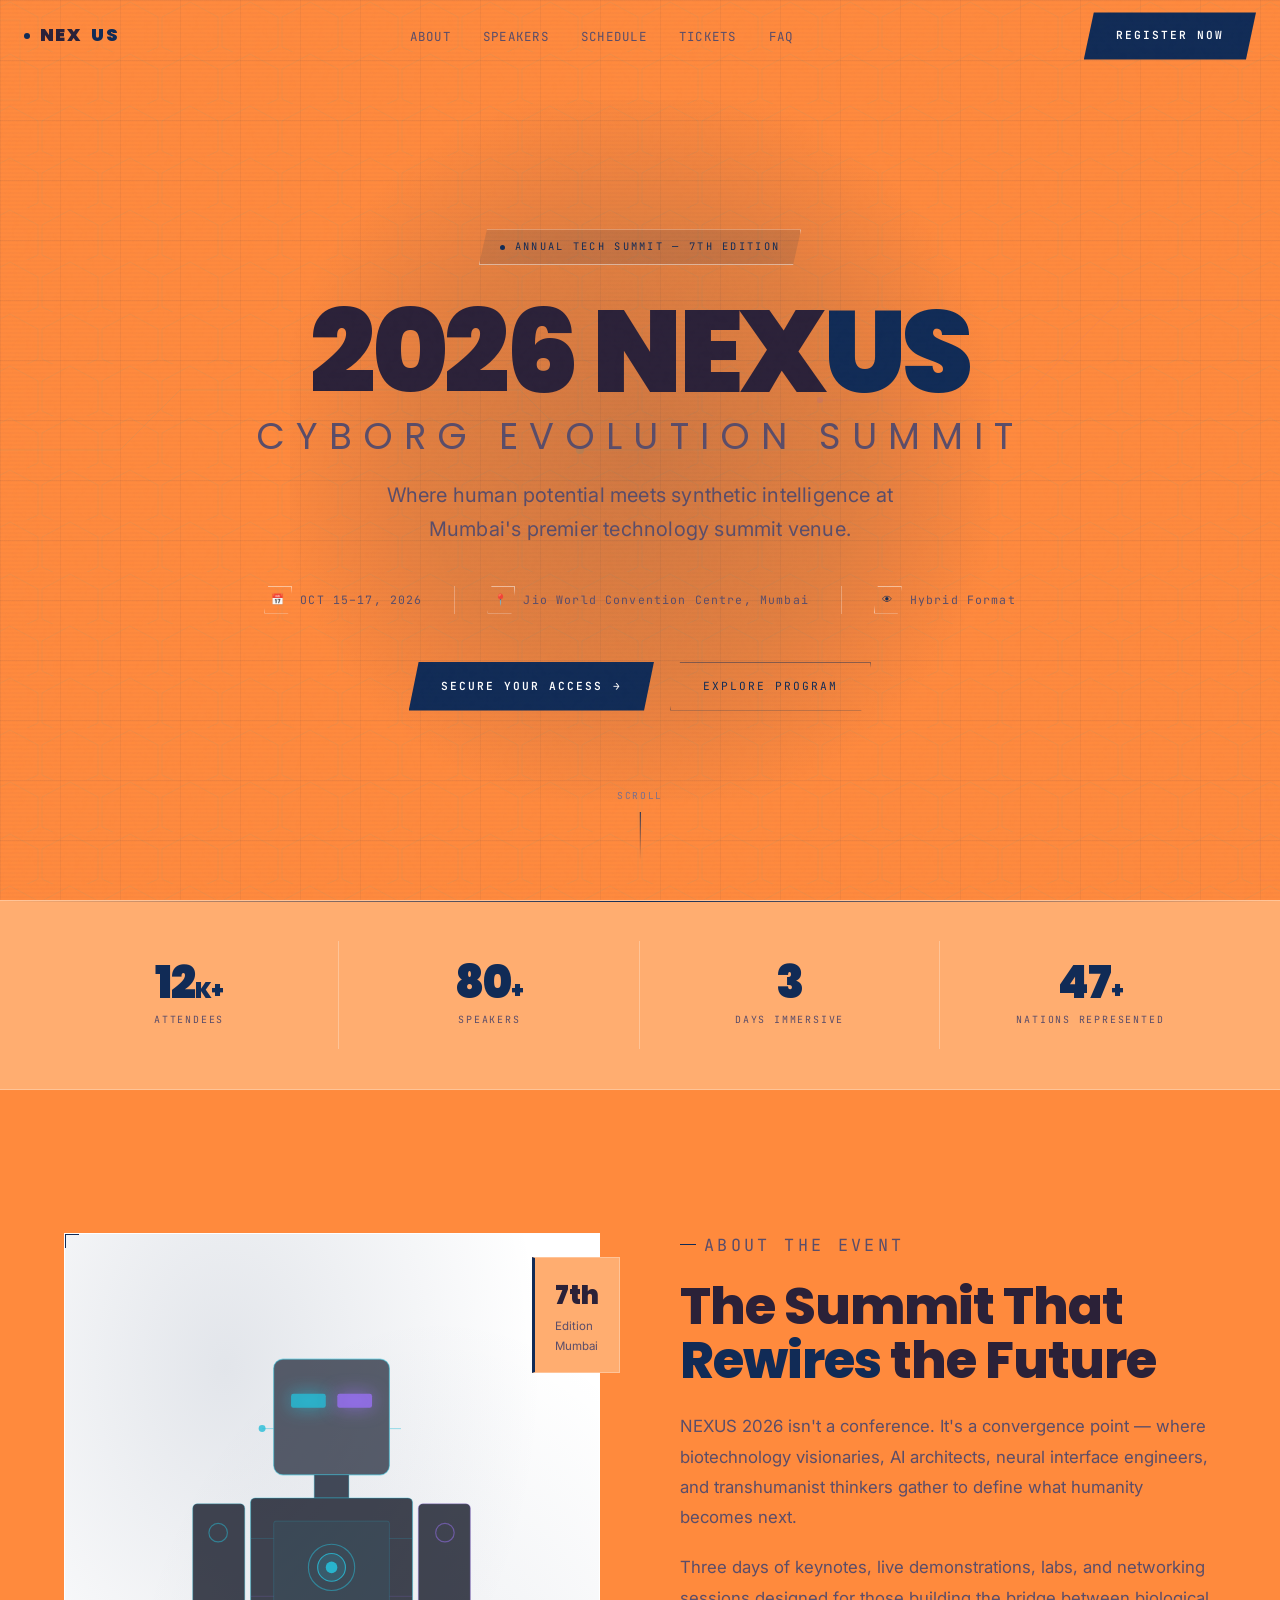
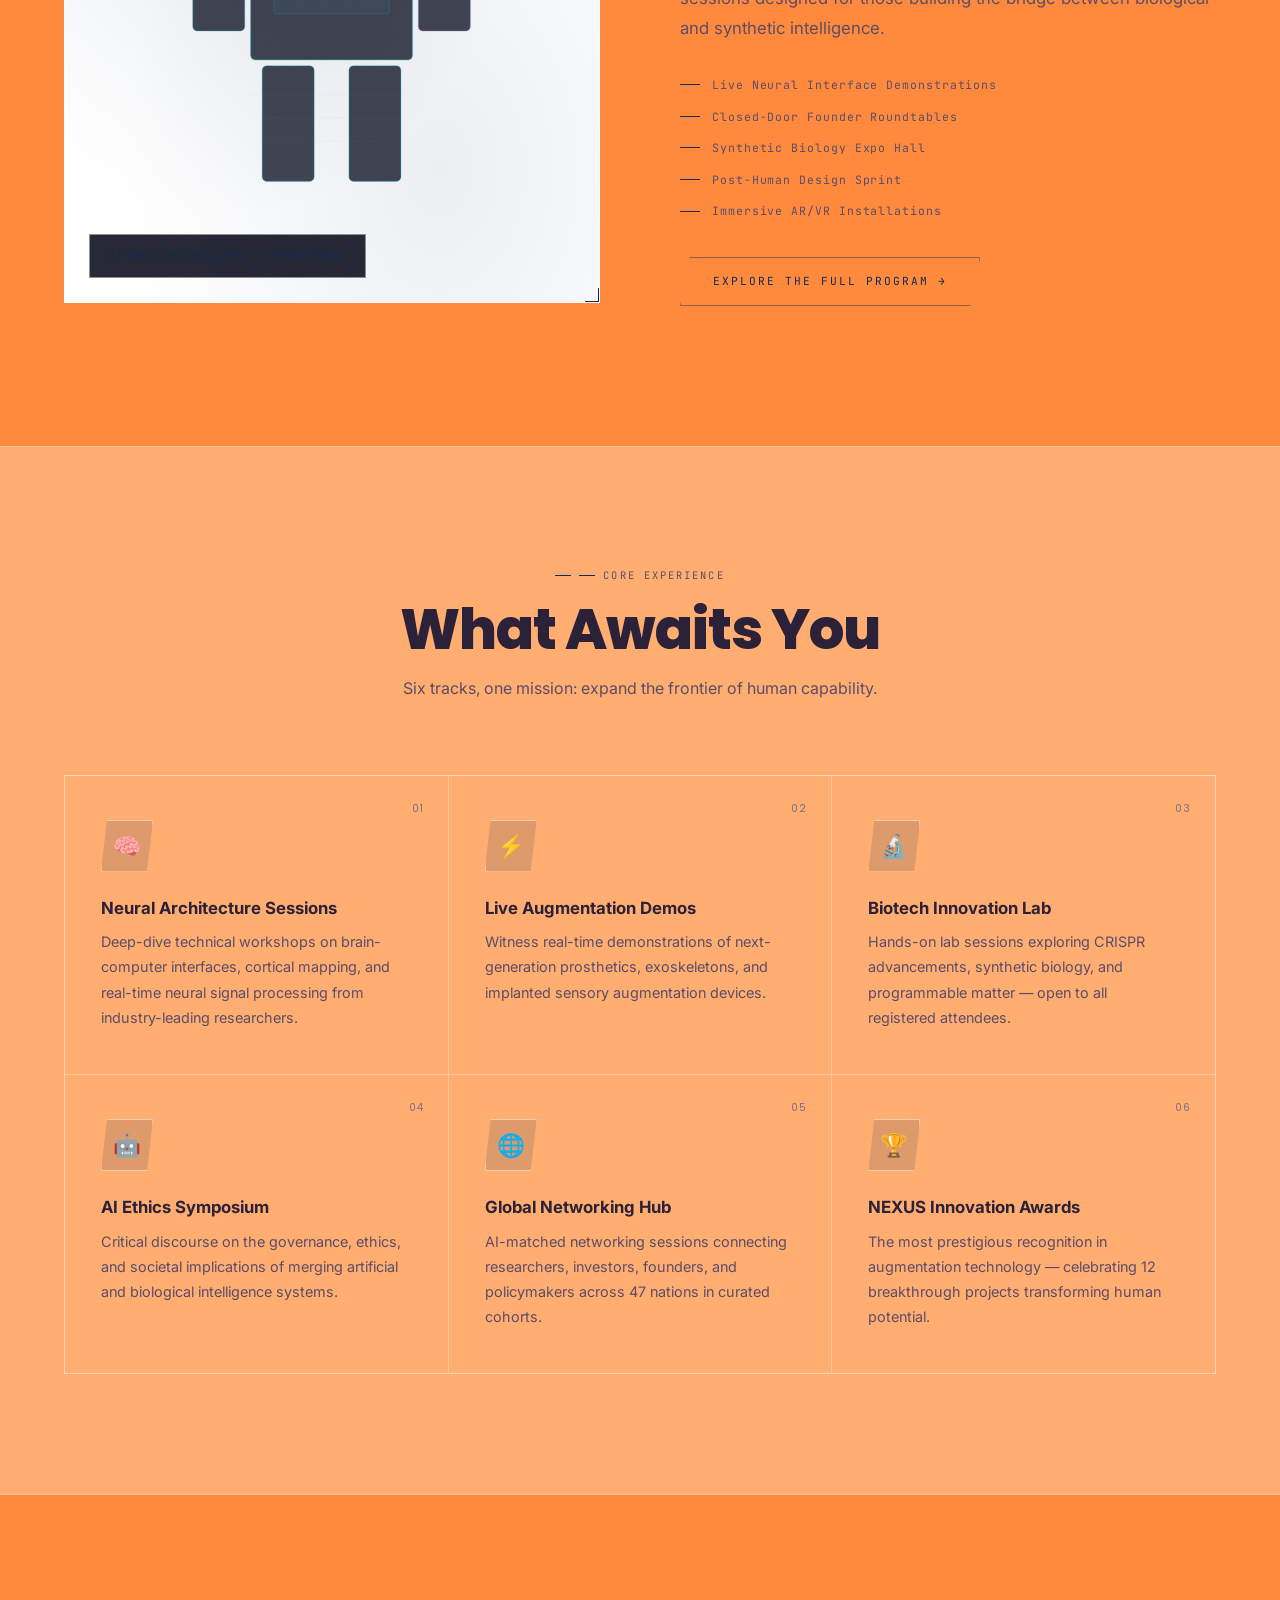
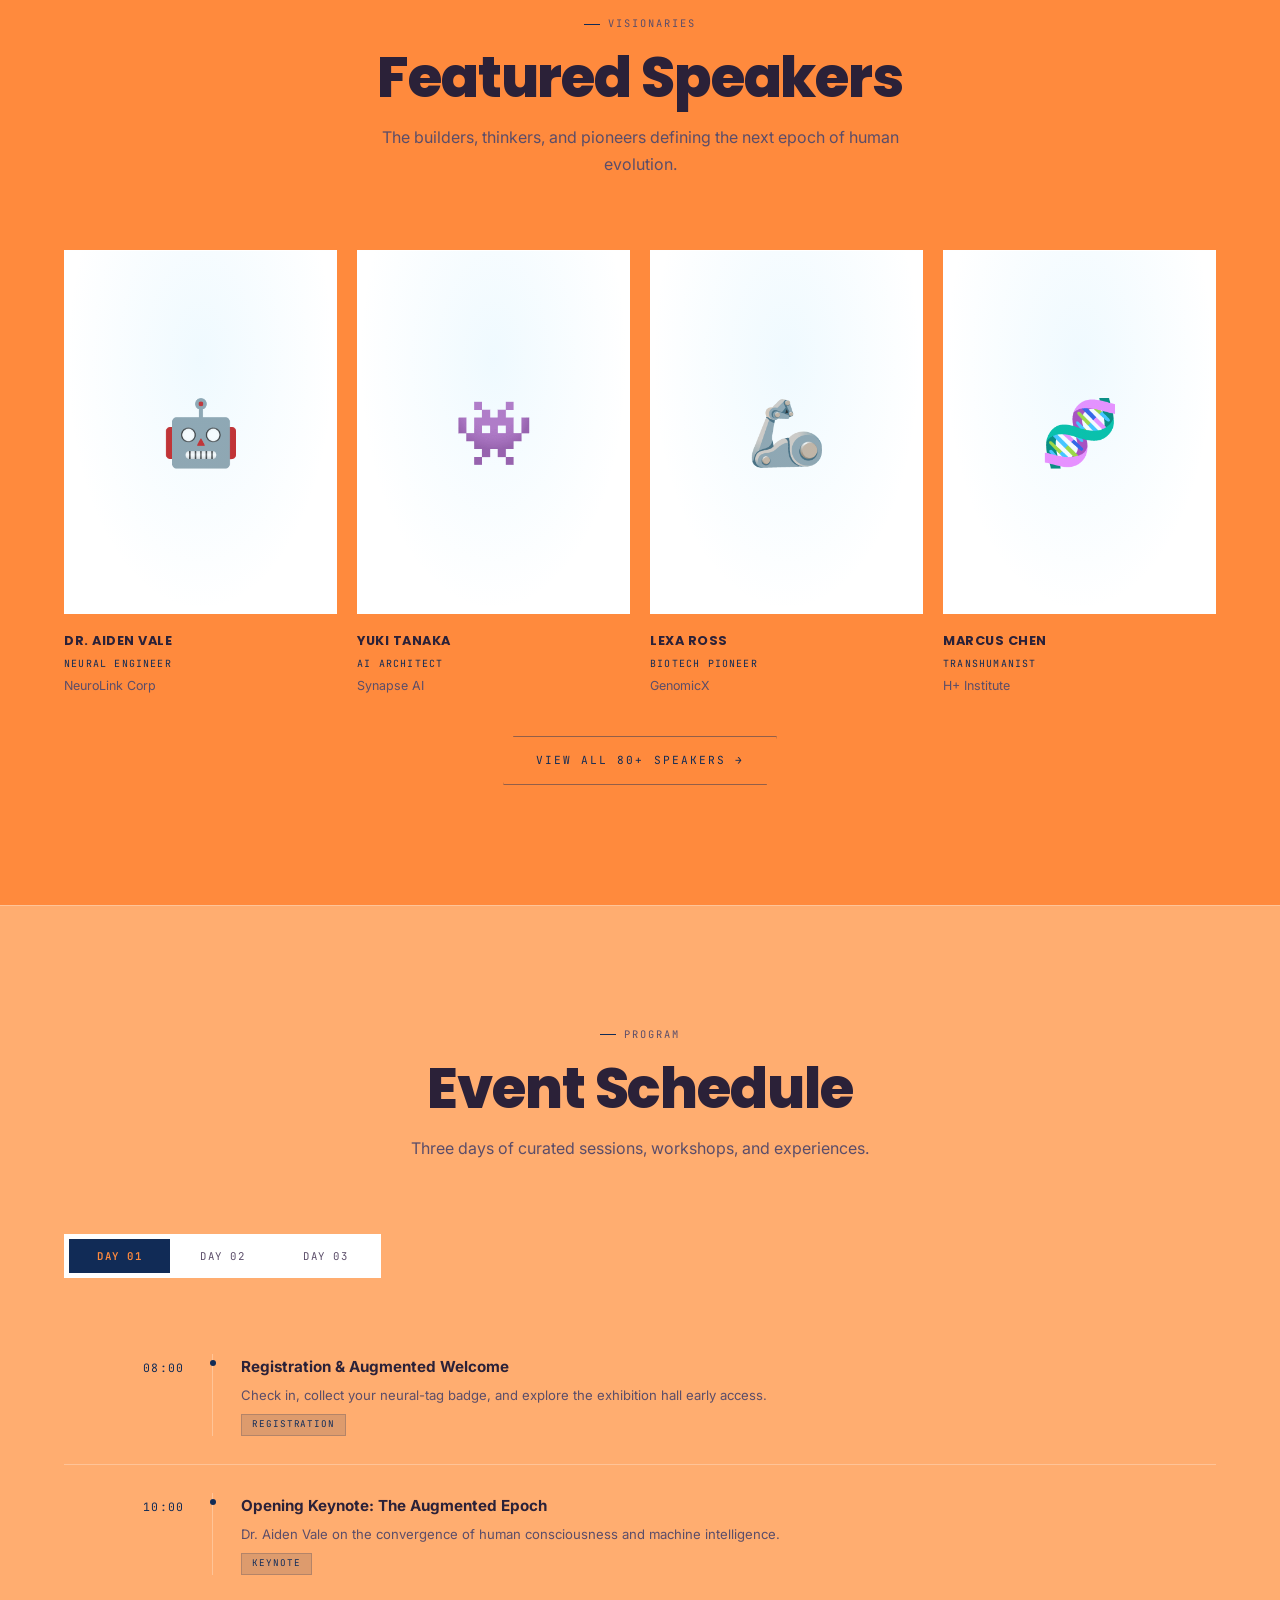
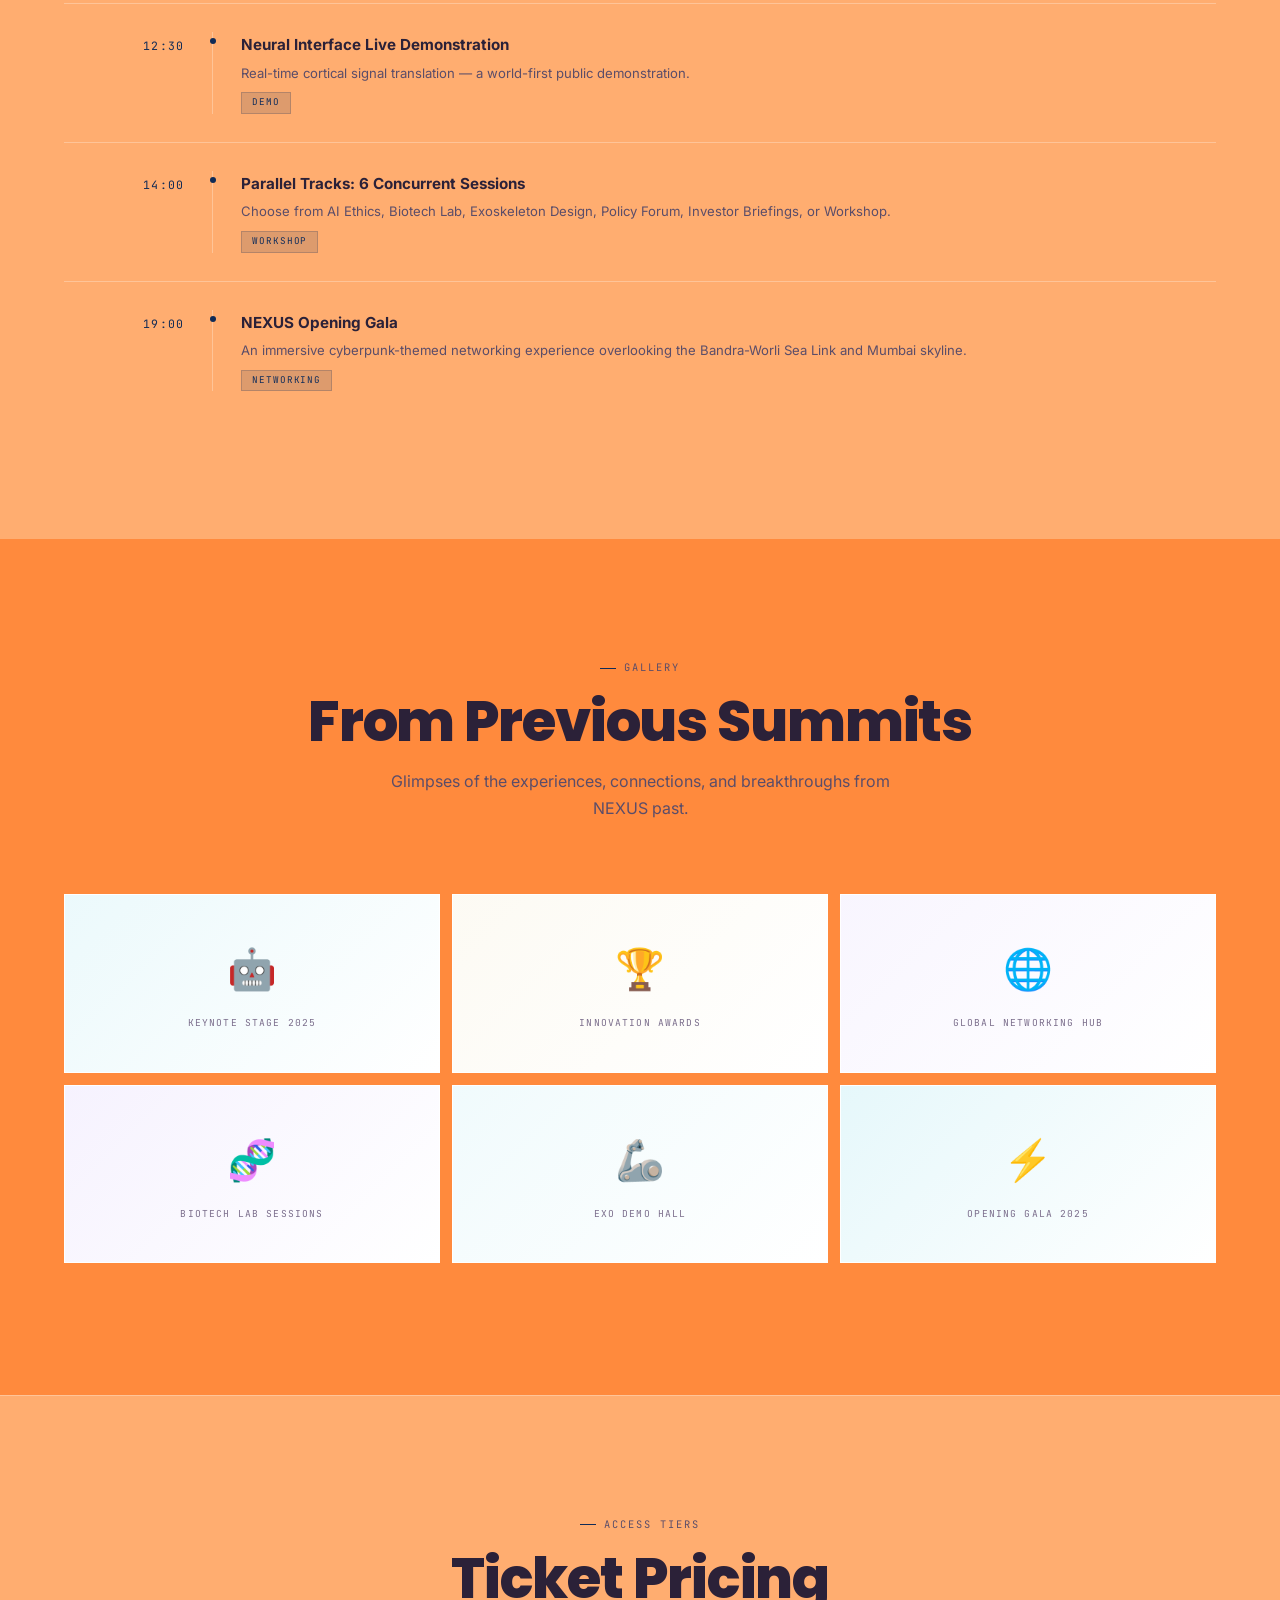
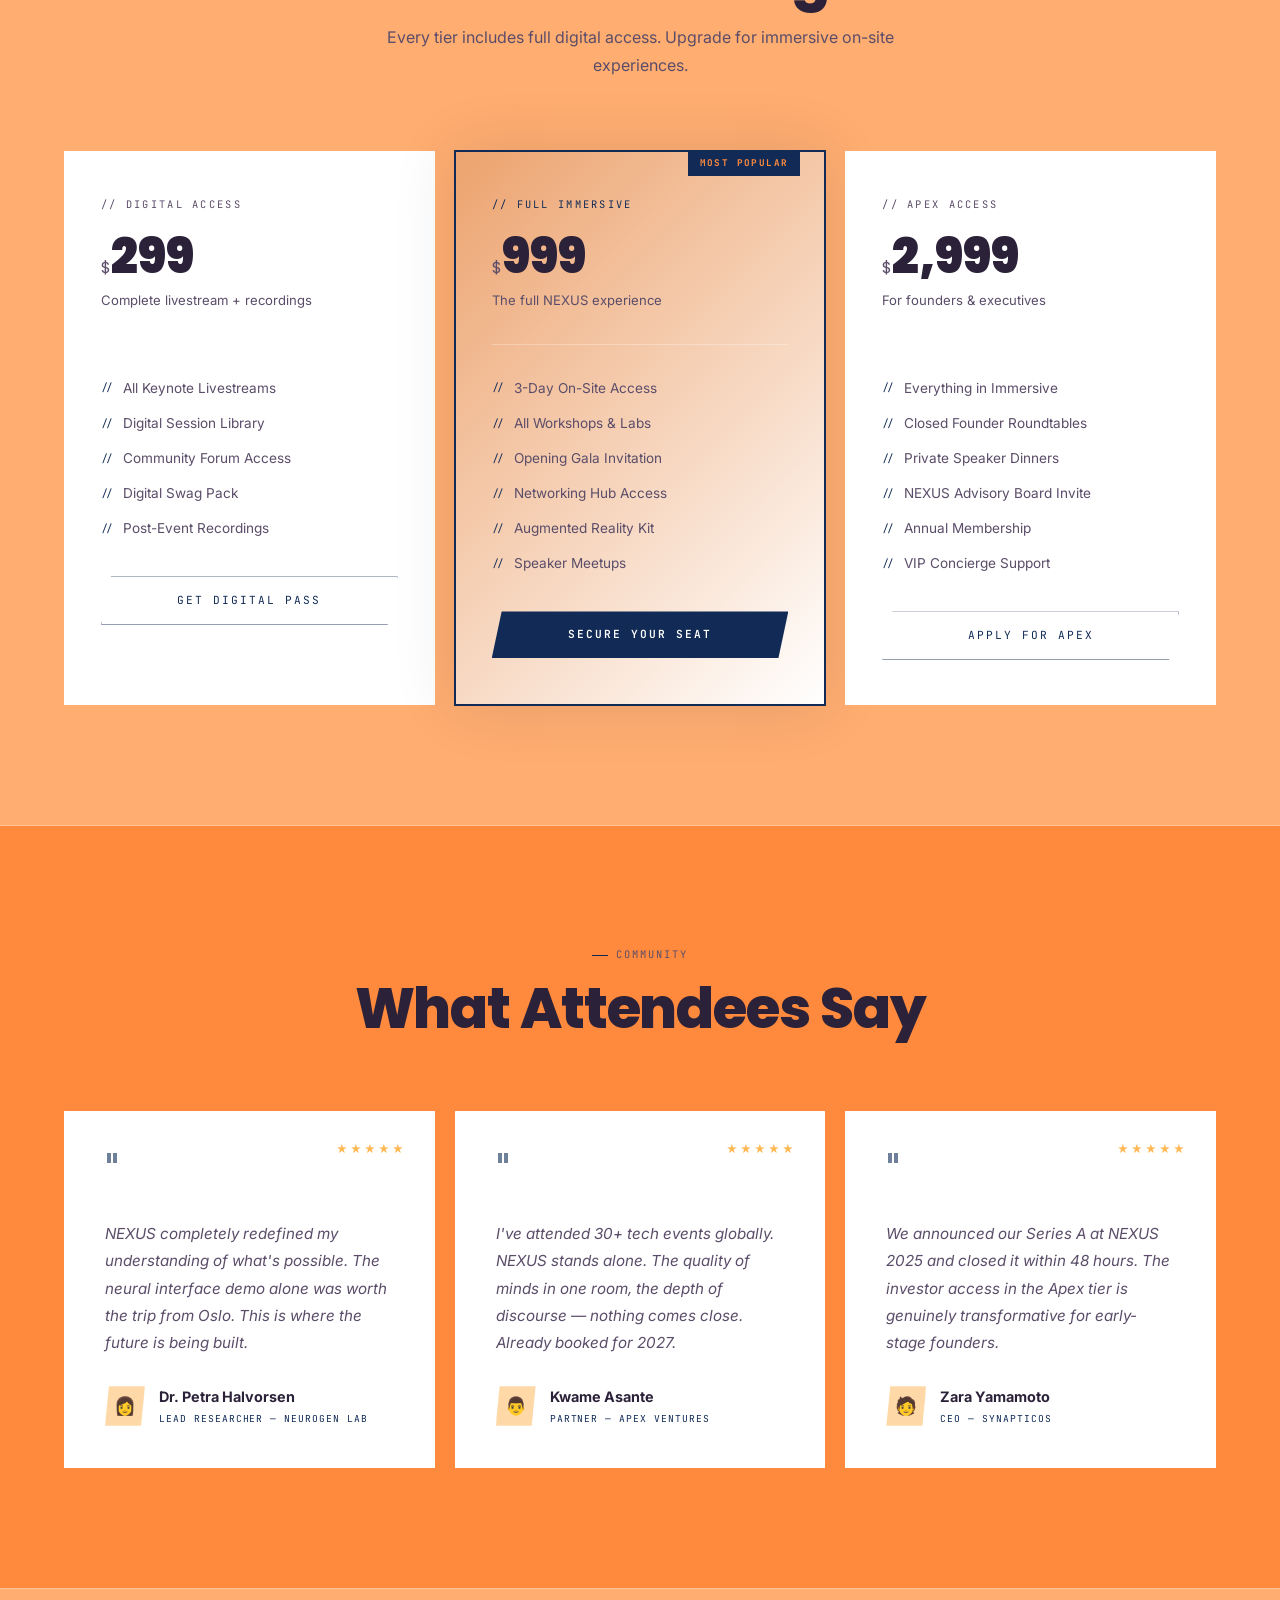
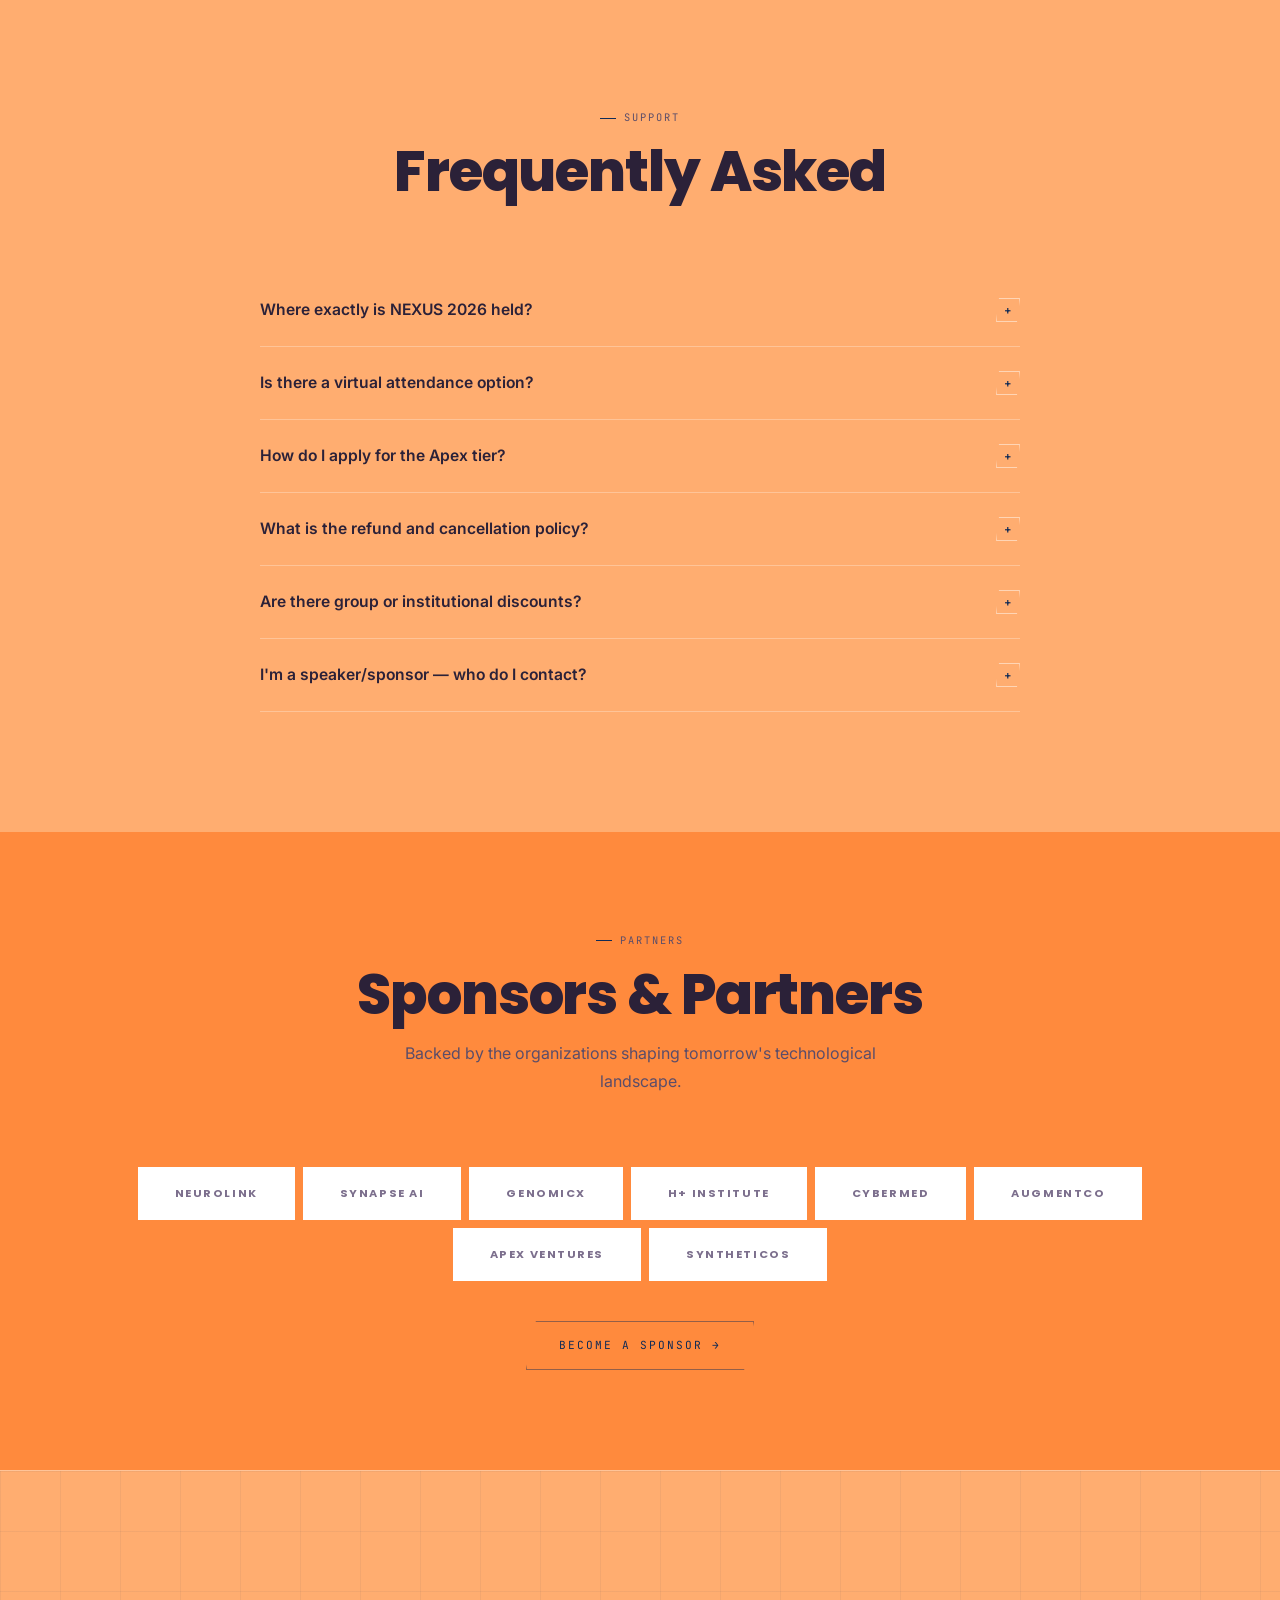
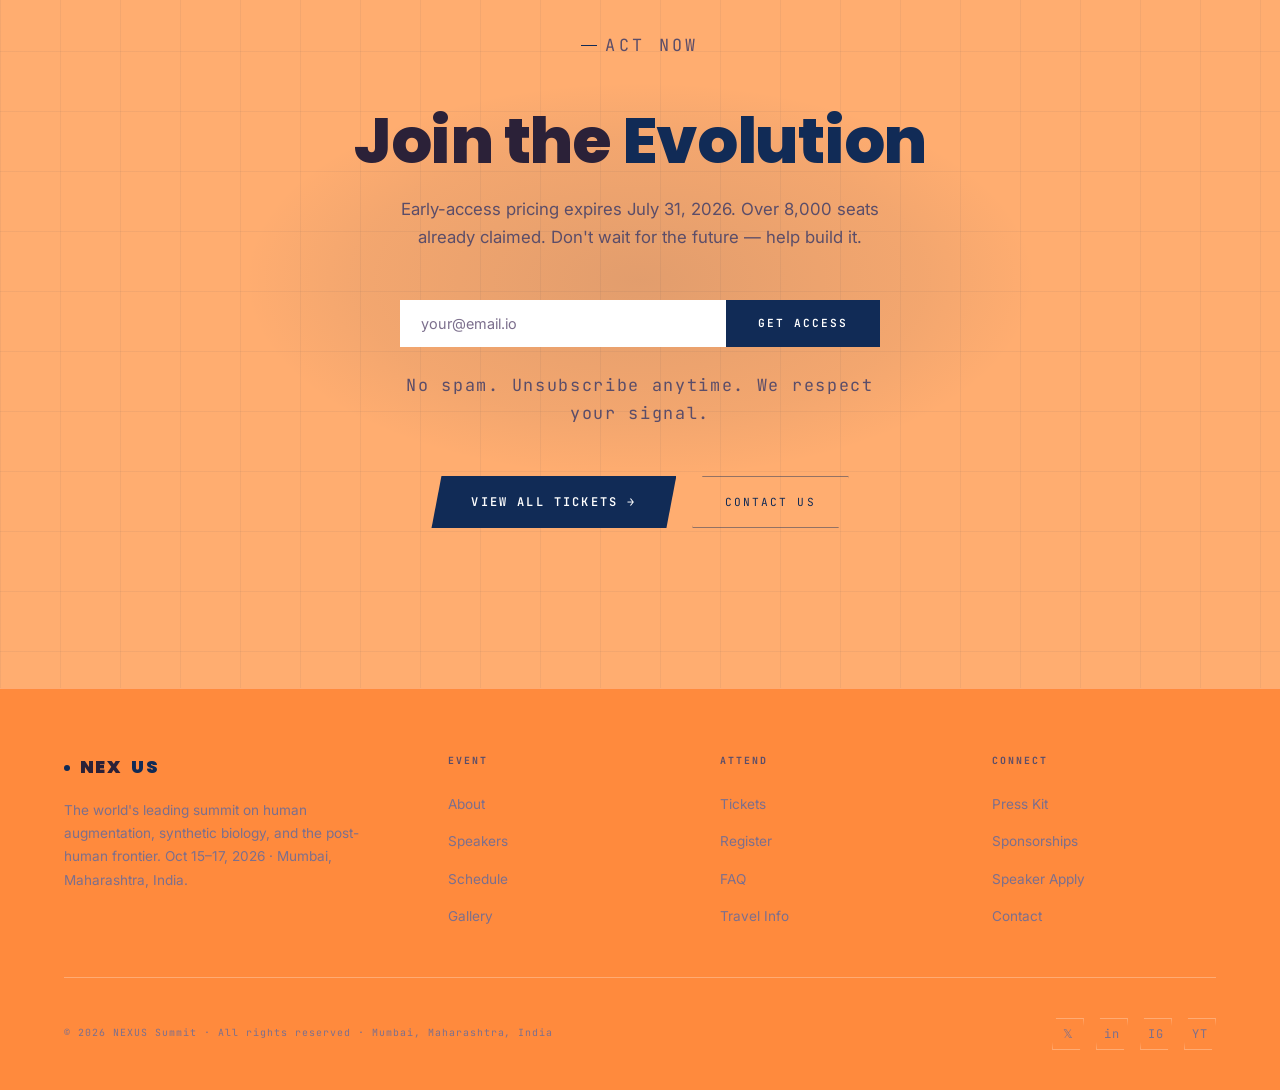
<file: index.html>
<!DOCTYPE html>
<html lang="en">
<head>
<meta charset="UTF-8" />
<meta name="viewport" content="width=device-width, initial-scale=1.0" />
<title>NEXUS 2026 — Cyborg Evolution Summit</title>
<link rel="preconnect" href="https://fonts.googleapis.com" />
<link rel="preconnect" href="https://fonts.gstatic.com" crossorigin />
<link href="https://fonts.googleapis.com/css2?family=Inter:wght@400;500;600;700;800&family=Poppins:wght@400;500;600;700;800&family=JetBrains+Mono:wght@300;400;500&display=swap" rel="stylesheet" />
<link rel="stylesheet" href="styles.css" />
</head>
<body>


<nav id="nav">
  <a class="nav-logo" href="#">
    <div class="nav-logo-dot"></div>
    NEX<span>US</span>
  </a>
  <ul class="nav-links">
    <li><a href="#about">About</a></li>
    <li><a href="#speakers">Speakers</a></li>
    <li><a href="#schedule">Schedule</a></li>
    <li><a href="#tickets">Tickets</a></li>
    <li><a href="#faq">FAQ</a></li>
  </ul>
  <div class="nav-cta">
    <a href="#register" class="btn btn-primary">Register Now</a>
  </div>
</nav>


<section id="hero">
  <div class="grid-lines"></div>

  
  <div id="hero-bg">
    <svg viewBox="0 0 1440 900" preserveAspectRatio="xMidYMid slice" xmlns="http://www.w3.org/2000/svg">
      <defs>
        <pattern id="hex" x="0" y="0" width="60" height="52" patternUnits="userSpaceOnUse">
          <polygon points="30,2 58,17 58,47 30,60 2,47 2,17" fill="none" stroke="rgba(6,182,212,0.8)" stroke-width="0.5"/>
        </pattern>
        
        <marker id="arrow" viewBox="0 0 6 6" refX="3" refY="3" markerWidth="4" markerHeight="4" orient="auto">
          <path d="M0,0 L6,3 L0,6 Z" fill="rgba(6,182,212,0.6)"/>
        </marker>
      </defs>
      <rect width="100%" height="100%" fill="url(#hex)"/>
      
      <path d="M 0 450 L 200 450 L 260 390 L 600 390 L 660 450 L 900 450" fill="none" stroke="rgba(6,182,212,0.5)" stroke-width="1" stroke-dasharray="1000" stroke-dashoffset="1000" style="animation: circuit 4s ease 1s forwards"/>
      <path d="M 1440 300 L 1200 300 L 1100 400 L 900 400" fill="none" stroke="rgba(139,92,246,0.4)" stroke-width="1" stroke-dasharray="800" stroke-dashoffset="800" style="animation: circuit 4s ease 1.5s forwards"/>
      <circle cx="660" cy="450" r="4" fill="rgba(6,182,212,0.8)"/>
      <circle cx="900" cy="400" r="3" fill="rgba(139,92,246,0.8)"/>
      
      <rect x="20" y="20" width="80" height="80" fill="none" stroke="rgba(6,182,212,0.3)" stroke-width="1"/>
      <line x1="20" y1="60" x2="60" y2="60" stroke="rgba(6,182,212,0.5)" stroke-width="1"/>
      <line x1="60" y1="20" x2="60" y2="60" stroke="rgba(6,182,212,0.5)" stroke-width="1"/>
      <rect x="1340" y="800" width="80" height="80" fill="none" stroke="rgba(139,92,246,0.3)" stroke-width="1"/>
    </svg>
  </div>

  <div class="hero-glow"></div>

  <div class="hero-content">
    <div class="hero-badge">
      <div class="hero-badge-dot"></div>
      Annual Tech Summit — 7th Edition
    </div>

    <h1 class="hero-title">
      <span class="year">2026</span>
      NEX<span class="accent">US</span>
      <span class="hero-title-subline">CYBORG EVOLUTION SUMMIT</span>
    </h1>

    <p class="hero-subtitle">
      Where human potential meets synthetic intelligence at Mumbai's premier technology summit venue.    </p>

    <div class="hero-meta">
      <div class="hero-meta-item">
        <div class="hero-meta-icon">📅</div>
        OCT 15–17, 2026
      </div>
      <div class="hero-meta-sep"></div>
      <div class="hero-meta-item">
        <div class="hero-meta-icon">📍</div>
        Jio World Convention Centre, Mumbai
      </div>
      <div class="hero-meta-sep"></div>
      <div class="hero-meta-item">
        <div class="hero-meta-icon">👁</div>
        Hybrid Format
      </div>
    </div>

    <div class="hero-ctas">
      <a href="#register" class="btn btn-primary">
        <span>Secure Your Access</span>
        <span>→</span>
      </a>
      <a href="#about" class="btn btn-ghost">
        <span>Explore Program</span>
      </a>
    </div>
  </div>

  <div class="hero-scroll">
    <span>Scroll</span>
    <div class="hero-scroll-line"></div>
  </div>
</section>


<div class="counter-strip">
  <div class="counter-grid">
    <div class="counter-item reveal">
      <div class="counter-num">12<span class="counter-suffix">K+</span></div>
      <div class="counter-label">Attendees</div>
    </div>
    <div class="counter-item reveal">
      <div class="counter-num">80<span class="counter-suffix">+</span></div>
      <div class="counter-label">Speakers</div>
    </div>
    <div class="counter-item reveal">
      <div class="counter-num">3</div>
      <div class="counter-label">Days Immersive</div>
    </div>
    <div class="counter-item reveal">
      <div class="counter-num">47<span class="counter-suffix">+</span></div>
      <div class="counter-label">Nations Represented</div>
    </div>
  </div>
</div>


<section id="about">
  <div class="container">
    <div class="about-inner">
      <div class="about-visual reveal">
        <div class="about-frame bracket">
          <div class="about-frame-inner">
            
            <svg class="cyborg-silhouette" viewBox="0 0 300 400" fill="none" xmlns="http://www.w3.org/2000/svg">
              
              <rect x="100" y="20" width="100" height="100" rx="8" fill="rgba(15,23,42,0.8)" stroke="rgba(6,182,212,0.5)" stroke-width="1"/>
              
              <rect x="115" y="50" width="30" height="12" rx="2" fill="rgba(6,182,212,0.8)" style="filter:drop-shadow(0 0 8px rgba(6,182,212,0.8))"/>
              <rect x="155" y="50" width="30" height="12" rx="2" fill="rgba(139,92,246,0.8)" style="filter:drop-shadow(0 0 8px rgba(139,92,246,0.8))"/>
              
              <line x1="100" y1="80" x2="90" y2="80" stroke="rgba(6,182,212,0.4)" stroke-width="1"/>
              <line x1="200" y1="80" x2="210" y2="80" stroke="rgba(6,182,212,0.4)" stroke-width="1"/>
              <circle cx="90" cy="80" r="3" fill="rgba(6,182,212,0.8)"/>
              
              <rect x="135" y="120" width="30" height="20" fill="rgba(15,23,42,0.9)" stroke="rgba(6,182,212,0.3)" stroke-width="1"/>
              
              <rect x="80" y="140" width="140" height="140" rx="4" fill="rgba(10,15,30,0.9)" stroke="rgba(6,182,212,0.4)" stroke-width="1"/>
              
              <rect x="100" y="160" width="100" height="80" rx="2" fill="rgba(6,182,212,0.06)" stroke="rgba(6,182,212,0.3)" stroke-width="0.5"/>
              
              <circle cx="150" cy="200" r="20" fill="none" stroke="rgba(6,182,212,0.5)" stroke-width="1"/>
              <circle cx="150" cy="200" r="12" fill="rgba(6,182,212,0.15)" stroke="rgba(6,182,212,0.8)" stroke-width="1" style="animation:pulse-glow 2s ease-in-out infinite"/>
              <circle cx="150" cy="200" r="5" fill="rgba(6,182,212,0.9)"/>
              
              <line x1="80" y1="175" x2="100" y2="175" stroke="rgba(6,182,212,0.3)" stroke-width="0.5"/>
              <line x1="200" y1="175" x2="220" y2="175" stroke="rgba(6,182,212,0.3)" stroke-width="0.5"/>
              <line x1="80" y1="225" x2="100" y2="225" stroke="rgba(139,92,246,0.3)" stroke-width="0.5"/>
              <line x1="200" y1="225" x2="220" y2="225" stroke="rgba(139,92,246,0.3)" stroke-width="0.5"/>
              
              <rect x="30" y="145" width="45" height="110" rx="4" fill="rgba(10,15,30,0.9)" stroke="rgba(6,182,212,0.3)" stroke-width="1"/>
              <rect x="225" y="145" width="45" height="110" rx="4" fill="rgba(10,15,30,0.9)" stroke="rgba(139,92,246,0.3)" stroke-width="1"/>
              
              <circle cx="52" cy="170" r="8" fill="none" stroke="rgba(6,182,212,0.5)" stroke-width="1"/>
              <circle cx="248" cy="170" r="8" fill="none" stroke="rgba(139,92,246,0.5)" stroke-width="1"/>
              
              <rect x="90" y="285" width="45" height="100" rx="4" fill="rgba(10,15,30,0.9)" stroke="rgba(6,182,212,0.3)" stroke-width="1"/>
              <rect x="165" y="285" width="45" height="100" rx="4" fill="rgba(10,15,30,0.9)" stroke="rgba(6,182,212,0.3)" stroke-width="1"/>
              
              <line x1="80" y1="310" x2="220" y2="310" stroke="rgba(6,182,212,0.1)" stroke-width="0.5"/>
              <line x1="80" y1="330" x2="220" y2="330" stroke="rgba(6,182,212,0.1)" stroke-width="0.5"/>
              <line x1="80" y1="350" x2="220" y2="350" stroke="rgba(6,182,212,0.1)" stroke-width="0.5"/>
            </svg>
          </div>
          <div class="about-tag mono">// UNIT_NEXUS_ALPHA — OPERATIONAL</div>
        </div>
        <div class="about-stat">
          <div class="about-stat-num">7th</div>
          <div class="about-stat-label">Edition<br>Mumbai</div>
        </div>
      </div>

      <div class="about-text reveal">
        <p class="label">About the Event</p>
        <h2>The Summit That <em>Rewires</em> the Future</h2>
        <p>
          NEXUS 2026 isn't a conference. It's a convergence point — where biotechnology visionaries, AI architects, neural interface engineers, and transhumanist thinkers gather to define what humanity becomes next.
        </p>
        <p>
          Three days of keynotes, live demonstrations, labs, and networking sessions designed for those building the bridge between biological and synthetic intelligence.
        </p>
        <div class="about-features">
          <div class="about-feature">Live Neural Interface Demonstrations</div>
          <div class="about-feature">Closed-Door Founder Roundtables</div>
          <div class="about-feature">Synthetic Biology Expo Hall</div>
          <div class="about-feature">Post-Human Design Sprint</div>
          <div class="about-feature">Immersive AR/VR Installations</div>
        </div>
        <div style="margin-top:36px;">
          <a href="#about" class="btn btn-ghost">Explore the Full Program →</a>
        </div>
      </div>
    </div>
  </div>
</section>


<section id="highlights">
  <div class="container">
    <div class="section-header reveal">
      <p class="label centered">
        <span style="display:inline-block;width:16px;height:1px;background:var(--cyan);"></span>
        Core Experience
      </p>
      <h2>What Awaits You</h2>
      <p>Six tracks, one mission: expand the frontier of human capability.</p>
    </div>
    <div class="highlights-grid">
      <div class="highlight-card reveal">
        <div class="highlight-num">01</div>
        <div class="highlight-icon">🧠</div>
        <h3>Neural Architecture Sessions</h3>
        <p>Deep-dive technical workshops on brain-computer interfaces, cortical mapping, and real-time neural signal processing from industry-leading researchers.</p>
      </div>
      <div class="highlight-card reveal">
        <div class="highlight-num">02</div>
        <div class="highlight-icon">⚡</div>
        <h3>Live Augmentation Demos</h3>
        <p>Witness real-time demonstrations of next-generation prosthetics, exoskeletons, and implanted sensory augmentation devices.</p>
      </div>
      <div class="highlight-card reveal">
        <div class="highlight-num">03</div>
        <div class="highlight-icon">🔬</div>
        <h3>Biotech Innovation Lab</h3>
        <p>Hands-on lab sessions exploring CRISPR advancements, synthetic biology, and programmable matter — open to all registered attendees.</p>
      </div>
      <div class="highlight-card reveal">
        <div class="highlight-num">04</div>
        <div class="highlight-icon">🤖</div>
        <h3>AI Ethics Symposium</h3>
        <p>Critical discourse on the governance, ethics, and societal implications of merging artificial and biological intelligence systems.</p>
      </div>
      <div class="highlight-card reveal">
        <div class="highlight-num">05</div>
        <div class="highlight-icon">🌐</div>
        <h3>Global Networking Hub</h3>
        <p>AI-matched networking sessions connecting researchers, investors, founders, and policymakers across 47 nations in curated cohorts.</p>
      </div>
      <div class="highlight-card reveal">
        <div class="highlight-num">06</div>
        <div class="highlight-icon">🏆</div>
        <h3>NEXUS Innovation Awards</h3>
        <p>The most prestigious recognition in augmentation technology — celebrating 12 breakthrough projects transforming human potential.</p>
      </div>
    </div>
  </div>
</section>


<section id="speakers">
  <div class="container">
    <div class="section-header reveal">
      <p class="label centered">Visionaries</p>
      <h2>Featured Speakers</h2>
      <p>The builders, thinkers, and pioneers defining the next epoch of human evolution.</p>
    </div>
    <div class="speakers-grid">
      <div class="speaker-card reveal">
        <div class="speaker-img">
          <div class="speaker-img-inner">🤖</div>
          <div class="speaker-overlay">
            <div class="speaker-socials">
              <a href="#" class="speaker-social-btn">𝕏</a>
              <a href="#" class="speaker-social-btn">in</a>
            </div>
          </div>
        </div>
        <div class="speaker-info">
          <div class="speaker-name">DR. AIDEN VALE</div>
          <div class="speaker-role">Neural Engineer</div>
          <div class="speaker-company">NeuroLink Corp</div>
        </div>
      </div>
      <div class="speaker-card reveal">
        <div class="speaker-img">
          <div class="speaker-img-inner">👾</div>
          <div class="speaker-overlay">
            <div class="speaker-socials">
              <a href="#" class="speaker-social-btn">𝕏</a>
              <a href="#" class="speaker-social-btn">in</a>
            </div>
          </div>
        </div>
        <div class="speaker-info">
          <div class="speaker-name">YUKI TANAKA</div>
          <div class="speaker-role">AI Architect</div>
          <div class="speaker-company">Synapse AI</div>
        </div>
      </div>
      <div class="speaker-card reveal">
        <div class="speaker-img">
          <div class="speaker-img-inner">🦾</div>
          <div class="speaker-overlay">
            <div class="speaker-socials">
              <a href="#" class="speaker-social-btn">𝕏</a>
              <a href="#" class="speaker-social-btn">in</a>
            </div>
          </div>
        </div>
        <div class="speaker-info">
          <div class="speaker-name">LEXA ROSS</div>
          <div class="speaker-role">Biotech Pioneer</div>
          <div class="speaker-company">GenomicX</div>
        </div>
      </div>
      <div class="speaker-card reveal">
        <div class="speaker-img">
          <div class="speaker-img-inner">🧬</div>
          <div class="speaker-overlay">
            <div class="speaker-socials">
              <a href="#" class="speaker-social-btn">𝕏</a>
              <a href="#" class="speaker-social-btn">in</a>
            </div>
          </div>
        </div>
        <div class="speaker-info">
          <div class="speaker-name">MARCUS CHEN</div>
          <div class="speaker-role">Transhumanist</div>
          <div class="speaker-company">H+ Institute</div>
        </div>
      </div>
    </div>
    <div style="text-align:center;margin-top:40px;">
      <a href="#" class="btn btn-ghost">View All 80+ Speakers →</a>
    </div>
  </div>
</section>


<section id="schedule">
  <div class="container">
    <div class="section-header reveal">
      <p class="label centered">Program</p>
      <h2>Event Schedule</h2>
      <p>Three days of curated sessions, workshops, and experiences.</p>
    </div>

    <div class="schedule-tabs reveal">
      <button class="schedule-tab active" onclick="switchTab(this,'day1')">Day 01</button>
      <button class="schedule-tab" onclick="switchTab(this,'day2')">Day 02</button>
      <button class="schedule-tab" onclick="switchTab(this,'day3')">Day 03</button>
    </div>

    <div id="day1" class="schedule-panel schedule-list active">
      <div class="schedule-item reveal">
        <div class="schedule-time">08:00</div>
        <div class="schedule-line"></div>
        <div class="schedule-body">
          <h4>Registration & Augmented Welcome</h4>
          <p>Check in, collect your neural-tag badge, and explore the exhibition hall early access.</p>
          <span class="schedule-tag">Registration</span>
        </div>
      </div>
      <div class="schedule-item reveal">
        <div class="schedule-time">10:00</div>
        <div class="schedule-line"></div>
        <div class="schedule-body">
          <h4>Opening Keynote: The Augmented Epoch</h4>
          <p>Dr. Aiden Vale on the convergence of human consciousness and machine intelligence.</p>
          <span class="schedule-tag">Keynote</span>
        </div>
      </div>
      <div class="schedule-item reveal">
        <div class="schedule-time">12:30</div>
        <div class="schedule-line"></div>
        <div class="schedule-body">
          <h4>Neural Interface Live Demonstration</h4>
          <p>Real-time cortical signal translation — a world-first public demonstration.</p>
          <span class="schedule-tag">Demo</span>
        </div>
      </div>
      <div class="schedule-item reveal">
        <div class="schedule-time">14:00</div>
        <div class="schedule-line"></div>
        <div class="schedule-body">
          <h4>Parallel Tracks: 6 Concurrent Sessions</h4>
          <p>Choose from AI Ethics, Biotech Lab, Exoskeleton Design, Policy Forum, Investor Briefings, or Workshop.</p>
          <span class="schedule-tag">Workshop</span>
        </div>
      </div>
      <div class="schedule-item reveal">
        <div class="schedule-time">19:00</div>
        <div class="schedule-line"></div>
        <div class="schedule-body">
          <h4>NEXUS Opening Gala</h4>
          <p>An immersive cyberpunk-themed networking experience overlooking the Bandra-Worli Sea Link and Mumbai skyline.</p>
          <span class="schedule-tag">Networking</span>
        </div>
      </div>
    </div>

    <div id="day2" class="schedule-panel schedule-list">
      <div class="schedule-item reveal">
        <div class="schedule-time">09:00</div>
        <div class="schedule-line"></div>
        <div class="schedule-body">
          <h4>Morning Keynote: Ethics of the Enhanced</h4>
          <p>Yuki Tanaka presents the governance framework for human augmentation policy worldwide.</p>
          <span class="schedule-tag">Keynote</span>
        </div>
      </div>
      <div class="schedule-item reveal">
        <div class="schedule-time">11:30</div>
        <div class="schedule-line"></div>
        <div class="schedule-body">
          <h4>Innovation Awards Ceremony</h4>
          <p>Celebrating 12 breakthrough projects in augmentation technology from global finalists.</p>
          <span class="schedule-tag">Awards</span>
        </div>
      </div>
      <div class="schedule-item reveal">
        <div class="schedule-time">15:00</div>
        <div class="schedule-line"></div>
        <div class="schedule-body">
          <h4>Founder Roundtables (Closed Sessions)</h4>
          <p>Invite-only roundtables with 20 visionary founders shaping the augmentation economy.</p>
          <span class="schedule-tag">Exclusive</span>
        </div>
      </div>
    </div>

    <div id="day3" class="schedule-panel schedule-list">
      <div class="schedule-item reveal">
        <div class="schedule-time">09:00</div>
        <div class="schedule-line"></div>
        <div class="schedule-body">
          <h4>Post-Human Design Sprint</h4>
          <p>48-hour concepts compressed into one morning — rapid prototyping with top design minds.</p>
          <span class="schedule-tag">Workshop</span>
        </div>
      </div>
      <div class="schedule-item reveal">
        <div class="schedule-time">14:00</div>
        <div class="schedule-line"></div>
        <div class="schedule-body">
          <h4>Closing Keynote: What Comes After Us</h4>
          <p>A philosophical and technical reckoning with what augmented humanity will look like in 2100.</p>
          <span class="schedule-tag">Keynote</span>
        </div>
      </div>
      <div class="schedule-item reveal">
        <div class="schedule-time">17:00</div>
        <div class="schedule-line"></div>
        <div class="schedule-body">
          <h4>Farewell Ceremony & NEXUS Manifesto</h4>
          <p>Community statement, next summit announcement, and the NEXUS time-capsule sealing.</p>
          <span class="schedule-tag">Ceremony</span>
        </div>
      </div>
    </div>
  </div>
</section>


<section id="gallery">
  <div class="container">
    <div class="section-header reveal">
      <p class="label centered">Gallery</p>
      <h2>From Previous Summits</h2>
      <p>Glimpses of the experiences, connections, and breakthroughs from NEXUS past.</p>
    </div>
    <div class="gallery-grid">
      <div class="gallery-item reveal">
        <div class="gallery-item-inner">
          <div class="gallery-placeholder" style="background:linear-gradient(135deg,rgba(6,182,212,0.08),var(--bg-surface))">
            🤖
            <span>Keynote Stage 2025</span>
          </div>
          <div class="gallery-item-overlay">⊕</div>
        </div>
      </div>
      <div class="gallery-item reveal">
        <div class="gallery-item-inner">
          <div class="gallery-placeholder" style="background:linear-gradient(135deg,rgba(139,92,246,0.08),var(--bg-surface))">
            🧬
            <span>BioTech Lab Sessions</span>
          </div>
          <div class="gallery-item-overlay">⊕</div>
        </div>
      </div>
      <div class="gallery-item reveal">
        <div class="gallery-item-inner">
          <div class="gallery-placeholder" style="background:linear-gradient(135deg,rgba(212,175,55,0.06),var(--bg-surface))">
            🏆
            <span>Innovation Awards</span>
          </div>
          <div class="gallery-item-overlay">⊕</div>
        </div>
      </div>
      <div class="gallery-item reveal">
        <div class="gallery-item-inner">
          <div class="gallery-placeholder" style="background:linear-gradient(135deg,rgba(6,182,212,0.06),var(--bg-surface))">
            🦾
            <span>Exo Demo Hall</span>
          </div>
          <div class="gallery-item-overlay">⊕</div>
        </div>
      </div>
      <div class="gallery-item reveal">
        <div class="gallery-item-inner">
          <div class="gallery-placeholder" style="background:linear-gradient(135deg,rgba(139,92,246,0.06),var(--bg-surface))">
            🌐
            <span>Global Networking Hub</span>
          </div>
          <div class="gallery-item-overlay">⊕</div>
        </div>
      </div>
      <div class="gallery-item reveal">
        <div class="gallery-item-inner">
          <div class="gallery-placeholder" style="background:linear-gradient(135deg,rgba(6,182,212,0.1),var(--bg-surface))">
            ⚡
            <span>Opening Gala 2025</span>
          </div>
          <div class="gallery-item-overlay">⊕</div>
        </div>
      </div>
    </div>
  </div>
</section>


<section id="tickets">
  <div class="container">
    <div class="section-header reveal">
      <p class="label centered">Access Tiers</p>
      <h2>Ticket Pricing</h2>
      <p>Every tier includes full digital access. Upgrade for immersive on-site experiences.</p>
    </div>
    <div class="tickets-grid">
      <div class="ticket-card reveal">
        <div class="ticket-tier">// Digital Access</div>
        <div class="ticket-price"><sub>$</sub>299</div>
        <div class="ticket-tagline">Complete livestream + recordings</div>
        <ul class="ticket-features">
          <li>All Keynote Livestreams</li>
          <li>Digital Session Library</li>
          <li>Community Forum Access</li>
          <li>Digital Swag Pack</li>
          <li>Post-Event Recordings</li>
        </ul>
        <a href="#register" class="btn btn-ghost">Get Digital Pass</a>
      </div>
      <div class="ticket-card featured reveal">
        <div class="ticket-badge">Most Popular</div>
        <div class="ticket-tier">// Full Immersive</div>
        <div class="ticket-price"><sub>$</sub>999</div>
        <div class="ticket-tagline">The full NEXUS experience</div>
        <ul class="ticket-features">
          <li>3-Day On-Site Access</li>
          <li>All Workshops & Labs</li>
          <li>Opening Gala Invitation</li>
          <li>Networking Hub Access</li>
          <li>Augmented Reality Kit</li>
          <li>Speaker Meetups</li>
        </ul>
        <a href="#register" class="btn btn-primary">Secure Your Seat</a>
      </div>
      <div class="ticket-card reveal">
        <div class="ticket-tier">// Apex Access</div>
        <div class="ticket-price"><sub>$</sub>2,999</div>
        <div class="ticket-tagline">For founders & executives</div>
        <ul class="ticket-features">
          <li>Everything in Immersive</li>
          <li>Closed Founder Roundtables</li>
          <li>Private Speaker Dinners</li>
          <li>NEXUS Advisory Board Invite</li>
          <li>Annual Membership</li>
          <li>VIP Concierge Support</li>
        </ul>
        <a href="#register" class="btn btn-ghost">Apply for Apex</a>
      </div>
    </div>
  </div>
</section>


<section id="testimonials">
  <div class="container">
    <div class="section-header reveal">
      <p class="label centered">Community</p>
      <h2>What Attendees Say</h2>
    </div>
    <div class="testimonials-track">
      <div class="testimonial-card reveal">
        <div class="stars">★★★★★</div>
        <div class="testimonial-quote">"</div>
        <p class="testimonial-text">NEXUS completely redefined my understanding of what's possible. The neural interface demo alone was worth the trip from Oslo. This is where the future is being built.</p>
        <div class="testimonial-author">
          <div class="testimonial-avatar">👩</div>
          <div>
            <div class="testimonial-name">Dr. Petra Halvorsen</div>
            <div class="testimonial-role">Lead Researcher — NeuroGen Lab</div>
          </div>
        </div>
      </div>
      <div class="testimonial-card reveal">
        <div class="stars">★★★★★</div>
        <div class="testimonial-quote">"</div>
        <p class="testimonial-text">I've attended 30+ tech events globally. NEXUS stands alone. The quality of minds in one room, the depth of discourse — nothing comes close. Already booked for 2027.</p>
        <div class="testimonial-author">
          <div class="testimonial-avatar">👨</div>
          <div>
            <div class="testimonial-name">Kwame Asante</div>
            <div class="testimonial-role">Partner — Apex Ventures</div>
          </div>
        </div>
      </div>
      <div class="testimonial-card reveal">
        <div class="stars">★★★★★</div>
        <div class="testimonial-quote">"</div>
        <p class="testimonial-text">We announced our Series A at NEXUS 2025 and closed it within 48 hours. The investor access in the Apex tier is genuinely transformative for early-stage founders.</p>
        <div class="testimonial-author">
          <div class="testimonial-avatar">🧑</div>
          <div>
            <div class="testimonial-name">Zara Yamamoto</div>
            <div class="testimonial-role">CEO — SynapticOS</div>
          </div>
        </div>
      </div>
    </div>
  </div>
</section>


<section id="faq">
  <div class="container">
    <div class="section-header reveal">
      <p class="label centered">Support</p>
      <h2>Frequently Asked</h2>
    </div>
    <div class="faq-list">
      <div class="faq-item reveal">
        <button class="faq-question" onclick="toggleFaq(this)">
          Where exactly is NEXUS 2026 held?
          <div class="faq-icon">+</div>
        </button>
        <div class="faq-answer">
          <p>NEXUS 2026 takes place at the Jio World Convention Centre, Bandra Kurla Complex (BKC), Mumbai. The venue features world-class auditoriums, exhibition halls, conference spaces, networking lounges, and advanced event infrastructure designed for large-scale international summits.</p>
        </div>
      </div>
      <div class="faq-item reveal">
        <button class="faq-question" onclick="toggleFaq(this)">
          Is there a virtual attendance option?
          <div class="faq-icon">+</div>
        </button>
        <div class="faq-answer">
          <p>Yes — our Digital Access tier provides a full livestream experience with multi-camera keynote coverage, interactive Q&A, and access to all session recordings for 12 months post-event.</p>
        </div>
      </div>
      <div class="faq-item reveal">
        <button class="faq-question" onclick="toggleFaq(this)">
          How do I apply for the Apex tier?
          <div class="faq-icon">+</div>
        </button>
        <div class="faq-answer">
          <p>Apex Access is application-based to maintain cohort quality. Submit your application via the registration form; our team reviews submissions within 48 hours. Spots are strictly limited to 120 globally.</p>
        </div>
      </div>
      <div class="faq-item reveal">
        <button class="faq-question" onclick="toggleFaq(this)">
          What is the refund and cancellation policy?
          <div class="faq-icon">+</div>
        </button>
        <div class="faq-answer">
          <p>Full refunds are available up to 60 days before the event. Within 60 days, tickets are transferable to another individual at no charge. Digital passes are non-refundable once session recordings are distributed.</p>
        </div>
      </div>
      <div class="faq-item reveal">
        <button class="faq-question" onclick="toggleFaq(this)">
          Are there group or institutional discounts?
          <div class="faq-icon">+</div>
        </button>
        <div class="faq-answer">
          <p>Yes — groups of 5+ receive 20% off all tiers, and academic institutions qualify for an 40% educational discount. Contact partnerships@nexus2026.io with your organization details.</p>
        </div>
      </div>
      <div class="faq-item reveal">
        <button class="faq-question" onclick="toggleFaq(this)">
          I'm a speaker/sponsor — who do I contact?
          <div class="faq-icon">+</div>
        </button>
        <div class="faq-answer">
          <p>Speaker nominations are open until July 1, 2026 via the Speaker Application portal. For sponsorship and partnership packages, please reach out to sponsors@nexus2026.io. We respond within 24 hours.</p>
        </div>
      </div>
    </div>
  </div>
</section>


<section id="sponsors">
  <div class="container">
    <div class="section-header reveal">
      <p class="label centered">Partners</p>
      <h2>Sponsors & Partners</h2>
      <p>Backed by the organizations shaping tomorrow's technological landscape.</p>
    </div>
    <div class="sponsors-row reveal">
      <div class="sponsor-logo">NeuroLink</div>
      <div class="sponsor-logo">Synapse AI</div>
      <div class="sponsor-logo">GenomicX</div>
      <div class="sponsor-logo">H+ Institute</div>
      <div class="sponsor-logo">CyberMed</div>
      <div class="sponsor-logo">AugmentCo</div>
      <div class="sponsor-logo">Apex Ventures</div>
      <div class="sponsor-logo">SyntheticOS</div>
    </div>
    <div style="text-align:center;margin-top:40px;">
      <a href="#" class="btn btn-ghost">Become a Sponsor →</a>
    </div>
  </div>
</section>


<section id="register">
  <div class="grid-lines"></div>
  <div class="register-glow"></div>
  <div class="container">
    <div class="register-inner reveal">
      <p class="label centered">Act Now</p>
      <h2>Join the <em>Evolution</em></h2>
      <p>
        Early-access pricing expires July 31, 2026. Over 8,000 seats already claimed. Don't wait for the future — help build it.
      </p>
      <div class="register-form">
        <input type="email" class="register-input" placeholder="your@email.io" />
        <a href="#tickets" class="btn btn-primary">Get Access</a>
      </div>
      <p class="register-note">No spam. Unsubscribe anytime. We respect your signal.</p>
      <div class="register-actions">
        <a href="#tickets" class="btn btn-primary" style="padding:16px 40px;font-size:0.75rem;">View All Tickets →</a>
        <a href="#" class="btn btn-ghost">Contact Us</a>
      </div>
    </div>
  </div>
</section>


<footer>
  <div class="container">
    <div class="footer-top">
      <div class="footer-brand">
        <a class="nav-logo" href="#">
          <div class="nav-logo-dot"></div>
          NEX<span>US</span>
        </a>
        <p>The world's leading summit on human augmentation, synthetic biology, and the post-human frontier. Oct 15–17, 2026 · Mumbai, Maharashtra, India.</p>
      </div>
      <div class="footer-col">
        <h5>Event</h5>
        <ul>
          <li><a href="#about">About</a></li>
          <li><a href="#speakers">Speakers</a></li>
          <li><a href="#schedule">Schedule</a></li>
          <li><a href="#gallery">Gallery</a></li>
        </ul>
      </div>
      <div class="footer-col">
        <h5>Attend</h5>
        <ul>
          <li><a href="#tickets">Tickets</a></li>
          <li><a href="#register">Register</a></li>
          <li><a href="#faq">FAQ</a></li>
          <li><a href="#">Travel Info</a></li>
        </ul>
      </div>
      <div class="footer-col">
        <h5>Connect</h5>
        <ul>
          <li><a href="#">Press Kit</a></li>
          <li><a href="#">Sponsorships</a></li>
          <li><a href="#">Speaker Apply</a></li>
          <li><a href="#">Contact</a></li>
        </ul>
      </div>
    </div>
    <div class="footer-bottom">
      <span>© 2026 NEXUS Summit · All rights reserved · Mumbai, Maharashtra, India</span>
      <div class="footer-socials">
        <a href="#" class="footer-social">𝕏</a>
        <a href="#" class="footer-social">in</a>
        <a href="#" class="footer-social">IG</a>
        <a href="#" class="footer-social">YT</a>
      </div>
    </div>
  </div>
</footer>

<script src="script.js"></script>
</body>
</html>
</file>
<file: styles.css>
:root {
  --bg-void: #FF8A3D;
  --bg-deep: #FFAD70;
  --bg-surface: #FFFFFF;
  --bg-raised: #FFD8A7;
  --border: rgba(255,255,255,0.28);
  --border-bright: rgba(255,255,255,0.48);
  --cyan: #112B56;
  --cyan-dim: rgba(17,43,86,0.14);
  --cyan-glow: rgba(17,43,86,0.28);
  --purple: #112D5A;
  --purple-dim: rgba(17,45,90,0.14);
  --purple-glow: rgba(17,45,90,0.26);
  --gold: #FFB854;
  --text: #2B2138;
  --text-muted: #5B4D69;
  --text-dim: #7C6F8D;
  --radius-sm: 6px;
  --radius: 12px;
  --radius-lg: 20px;
  --font-display: 'Poppins', sans-serif;
  --font-body: 'Inter', sans-serif;
  --font-mono: 'JetBrains Mono', monospace;
  --transition: all 0.35s cubic-bezier(0.25,0.46,0.45,0.94);
}
*, *::before, *::after {
  box-sizing: border-box;
  margin: 0;
  padding: 0;
}
html {
  scroll-behavior: smooth;
}
body {
  background: var(--bg-void);
  color: var(--text);
  font-family: var(--font-body);
  font-size: 16px;
  line-height: 1.7;
  overflow-x: hidden;
}
::-webkit-scrollbar {
  width: 4px;
}
::-webkit-scrollbar-track {
  background: var(--bg-void);
}
::-webkit-scrollbar-thumb {
  background: var(--cyan);
  border-radius: 2px;
}
body::before {
  content: '';
  position: fixed;
  inset: 0;
  background: repeating-linear-gradient(0deg, transparent, transparent 2px, rgba(18,43,86,0.015) 2px, rgba(18,43,86,0.015) 4px);
  pointer-events: none;
  z-index: 1000;
}
body::after {
  content: '';
  position: fixed;
  inset: 0;
  background-image: url("data:image/svg+xml,%3Csvg viewBox='0 0 200 200' xmlns='http://www.w3.org/2000/svg'%3E%3Cfilter id='n'%3E%3CfeTurbulence type='fractalNoise' baseFrequency='0.65' numOctaves='3' stitchTiles='stitch'/%3E%3C/filter%3E%3Crect width='100%25' height='100%25' filter='url(%23n)' opacity='0.04'/%3E%3C/svg%3E");
  pointer-events: none;
  z-index: 999;
  opacity: 0.4;
}
h1, h2, h3 {
  font-family: var(--font-display);
  font-weight: 800;
  letter-spacing: -0.02em;
  line-height: 1.05;
}
h4, h5, h6 {
  font-family: var(--font-body);
  font-weight: 700;
}
.mono {
  font-family: var(--font-mono);
  font-size: 0.75rem;
  letter-spacing: 0.12em;
  text-transform: uppercase;
}
.label {
  font-family: var(--font-mono);
  font-size: 0.65rem;
  letter-spacing: 0.2em;
  text-transform: uppercase;
  color: var(--cyan);
  display: flex;
  align-items: center;
  gap: 8px;
}
.label::before {
  content: '';
  display: inline-block;
  width: 16px;
  height: 1px;
  background: var(--cyan);
}
.label.centered {
  justify-content: center;
}
.hero-title-subline {
  display: block;
  font-size: 0.32em;
  color: var(--text-muted);
  font-weight: 400;
  letter-spacing: 0.3em;
  margin-top: 12px;
}
.section-header {
  text-align: center;
  margin-bottom: 72px;
}
.section-header h2 {
  font-size: clamp(2rem, 4.5vw, 3.5rem);
  margin-top: 16px;
  margin-bottom: 16px;
}
.section-header p {
  color: var(--text-muted);
  max-width: 520px;
  margin: 0 auto;
}
.container {
  max-width: 1200px;
  margin: 0 auto;
  padding: 0 24px;
}
.section-pad {
  padding: 120px 0;
}
.btn {
  display: inline-flex;
  align-items: center;
  gap: 10px;
  padding: 14px 32px;
  font-family: var(--font-mono);
  font-size: 0.7rem;
  letter-spacing: 0.18em;
  text-transform: uppercase;
  text-decoration: none;
  border: none;
  cursor: pointer;
  position: relative;
  clip-path: polygon(10px 0%, 100% 0%, calc(100% - 10px) 100%, 0% 100%);
  transition: var(--transition);
}
.btn-primary {
  background: var(--cyan);
  color: #FFFFFF;
  font-weight: 600;
}
.btn-primary:hover {
  background: #0F214B;
  transform: translateY(-2px);
  box-shadow: 0 0 40px var(--cyan-glow);
}
.btn-ghost {
  background: transparent;
  color: var(--cyan);
  border: 1px solid rgba(18,43,86,0.45);
}
.btn-ghost:hover {
  background: var(--cyan-dim);
  border-color: var(--cyan);
}
.grid-lines {
  position: absolute;
  inset: 0;
  background-image: linear-gradient(rgba(18,43,86,0.05) 1px, transparent 1px), linear-gradient(90deg, rgba(18,43,86,0.05) 1px, transparent 1px);
  background-size: 60px 60px;
  pointer-events: none;
}
.bracket {
  position: relative;
}
.bracket::before, .bracket::after {
  content: '';
  position: absolute;
  width: 14px;
  height: 14px;
  border-color: var(--cyan);
  border-style: solid;
}
.bracket::before {
  top: 0;
  left: 0;
  border-width: 1px 0 0 1px;
}
.bracket::after {
  bottom: 0;
  right: 0;
  border-width: 0 1px 1px 0;
}
@keyframes scan {
  0%,100% { opacity: 0; }
  50% { opacity: 1; }
}
@keyframes fadeUp {
  from { opacity: 0; transform: translateY(40px); }
  to { opacity: 1; transform: translateY(0); }
}
@keyframes fadeIn {
  from { opacity: 0; }
  to { opacity: 1; }
}
@keyframes pulse-glow {
  0%,100% { box-shadow: 0 0 20px var(--cyan-glow); }
  50% { box-shadow: 0 0 50px var(--cyan-glow), 0 0 80px rgba(18,43,86,0.15); }
}
@keyframes circuit {
  0% { stroke-dashoffset: 1000; }
  100% { stroke-dashoffset: 0; }
}
@keyframes float {
  0%,100% { transform: translateY(0); }
  50% { transform: translateY(-12px); }
}
@keyframes glitch {
  0%,94%,100% { transform: none; filter: none; }
  95% { transform: translate(-2px,1px) skewX(-1deg); filter: hue-rotate(90deg); }
  97% { transform: translate(2px,-1px) skewX(1deg); filter: hue-rotate(-90deg); }
  99% { transform: translate(-1px,0); filter: none; }
}
.reveal {
  opacity: 0;
  transform: translateY(32px);
  transition: opacity 0.7s ease, transform 0.7s ease;
}
.reveal.visible {
  opacity: 1;
  transform: translateY(0);
}
nav {
  position: fixed;
  top: 0;
  left: 0;
  right: 0;
  z-index: 900;
  padding: 0 24px;
  height: 72px;
  display: flex;
  align-items: center;
  justify-content: space-between;
  transition: var(--transition);
  background: transparent;
}
nav.scrolled {
  background: rgba(255,255,255,0.92);
  backdrop-filter: blur(20px);
  border-bottom: 1px solid var(--border);
}
.nav-logo {
  font-family: var(--font-display);
  font-size: 1.1rem;
  font-weight: 900;
  color: var(--text);
  text-decoration: none;
  letter-spacing: 0.08em;
  display: flex;
  align-items: center;
  gap: 10px;
}
.nav-logo span {
  color: var(--cyan);
}
.nav-logo-dot {
  width: 6px;
  height: 6px;
  background: var(--cyan);
  border-radius: 50%;
  animation: pulse-glow 2s ease-in-out infinite;
}
.nav-links {
  display: flex;
  align-items: center;
  gap: 32px;
  list-style: none;
}
.nav-links a {
  color: var(--text-muted);
  text-decoration: none;
  font-size: 0.78rem;
  font-family: var(--font-mono);
  letter-spacing: 0.1em;
  text-transform: uppercase;
  transition: var(--transition);
}
.nav-links a:hover {
  color: var(--cyan);
}
.nav-cta {
  display: flex;
  align-items: center;
  gap: 16px;
}
@media (max-width: 768px) {
  .nav-links {
    display: none;
  }
}
#hero {
  min-height: 100vh;
  display: flex;
  flex-direction: column;
  justify-content: center;
  align-items: center;
  text-align: center;
  padding: 100px 24px 60px;
  position: relative;
  overflow: hidden;
}
#hero-bg {
  position: absolute;
  inset: 0;
  z-index: 0;
}
#hero-bg svg {
  width: 100%;
  height: 100%;
  opacity: 0.15;
}
.hero-glow {
  position: absolute;
  width: 700px;
  height: 700px;
  background: radial-gradient(circle, rgba(18,43,86,0.20) 0%, rgba(18,43,86,0.12) 45%, transparent 75%);
  top: 50%;
  left: 50%;
  transform: translate(-50%, -50%);
  pointer-events: none;
}
.hero-content {
  position: relative;
  z-index: 2;
  max-width: 960px;
}
.hero-badge {
  display: inline-flex;
  align-items: center;
  gap: 10px;
  padding: 8px 20px;
  border: 1px solid var(--border-bright);
  background: rgba(18,43,86,0.12);
  font-family: var(--font-mono);
  font-size: 0.65rem;
  letter-spacing: 0.22em;
  text-transform: uppercase;
  color: var(--cyan);
  margin-bottom: 32px;
  clip-path: polygon(8px 0%, 100% 0%, calc(100% - 8px) 100%, 0% 100%);
  animation: fadeIn 1s ease 0.2s both;
}
.hero-badge-dot {
  width: 5px;
  height: 5px;
  background: var(--cyan);
  border-radius: 50%;
  animation: pulse-glow 1.5s ease-in-out infinite;
}
.hero-title {
  font-size: clamp(3.5rem, 9vw, 8.5rem);
  font-weight: 900;
  line-height: 0.95;
  letter-spacing: -0.03em;
  color: var(--text);
  margin-bottom: 12px;
  animation: fadeUp 1s ease 0.4s both;
}
.hero-title .accent {
  color: var(--cyan);
  animation: glitch 6s infinite;
}
.hero-subtitle {
  font-size: clamp(1rem, 2vw, 1.25rem);
  color: var(--text-muted);
  max-width: 540px;
  margin: 24px auto 40px;
  font-weight: 400;
  letter-spacing: 0.01em;
  animation: fadeUp 1s ease 0.6s both;
}
.hero-meta {
  display: flex;
  align-items: center;
  justify-content: center;
  gap: 32px;
  margin-bottom: 48px;
  flex-wrap: wrap;
  animation: fadeUp 1s ease 0.8s both;
}
.hero-meta-item {
  display: flex;
  align-items: center;
  gap: 8px;
  font-family: var(--font-mono);
  font-size: 0.72rem;
  letter-spacing: 0.1em;
  color: var(--text-muted);
}
.hero-meta-icon {
  width: 28px;
  height: 28px;
  border: 1px solid var(--border-bright);
  display: flex;
  align-items: center;
  justify-content: center;
  font-size: 0.65rem;
  color: var(--cyan);
  clip-path: polygon(4px 0%,100% 0%,calc(100% - 4px) 100%,0% 100%);
}
.hero-meta-sep {
  width: 1px;
  height: 28px;
  background: var(--border);
}
.hero-ctas {
  display: flex;
  gap: 16px;
  justify-content: center;
  flex-wrap: wrap;
  animation: fadeUp 1s ease 1s both;
}
.hero-scroll {
  position: absolute;
  bottom: 40px;
  left: 50%;
  transform: translateX(-50%);
  display: flex;
  flex-direction: column;
  align-items: center;
  gap: 8px;
  z-index: 2;
  animation: fadeIn 1.5s ease 1.5s both;
}
.hero-scroll-line {
  width: 1px;
  height: 48px;
  background: linear-gradient(to bottom, var(--cyan), transparent);
  animation: scan 2s ease-in-out infinite;
}
.hero-scroll span {
  font-family: var(--font-mono);
  font-size: 0.6rem;
  letter-spacing: 0.18em;
  color: var(--text-dim);
  text-transform: uppercase;
}
.counter-strip {
  background: var(--bg-deep);
  border-top: 1px solid var(--border);
  border-bottom: 1px solid var(--border);
  padding: 40px 24px;
  overflow: hidden;
  position: relative;
}
.counter-strip::before {
  content: '';
  position: absolute;
  top: 0;
  left: 0;
  right: 0;
  height: 1px;
  background: linear-gradient(90deg, transparent, var(--cyan), transparent);
}
.counter-grid {
  max-width: 1200px;
  margin: 0 auto;
  display: grid;
  grid-template-columns: repeat(4, 1fr);
  gap: 1px;
}
.counter-item {
  padding: 20px 24px;
  text-align: center;
  border-right: 1px solid var(--border);
  position: relative;
}
.counter-item:last-child {
  border-right: none;
}
.counter-num {
  font-family: var(--font-display);
  font-size: 2.8rem;
  font-weight: 900;
  color: var(--cyan);
  line-height: 1;
  letter-spacing: -0.02em;
}
.counter-suffix {
  color: var(--purple);
  font-size: 1.4rem;
}
.counter-label {
  font-family: var(--font-mono);
  font-size: 0.62rem;
  letter-spacing: 0.18em;
  text-transform: uppercase;
  color: var(--text-muted);
  margin-top: 6px;
}
@media (max-width: 600px) {
  .counter-grid {
    grid-template-columns: repeat(2, 1fr);
  }
}
#about {
  background: var(--bg-void);
  padding: 140px 0;
}
.about-inner {
  display: grid;
  grid-template-columns: 1fr 1fr;
  gap: 80px;
  align-items: center;
}
.about-visual {
  position: relative;
  aspect-ratio: 4/5;
}
.about-frame {
  width: 100%;
  height: 100%;
  border: 1px solid var(--border);
  background: var(--bg-surface);
  position: relative;
  overflow: hidden;
}
.about-frame-inner {
  width: 100%;
  height: 100%;
  background: radial-gradient(ellipse at 30% 20%, rgba(18,43,86,0.12) 0%, transparent 60%), radial-gradient(ellipse at 70% 80%, rgba(18,43,86,0.08) 0%, transparent 60%), var(--bg-surface);
  display: flex;
  align-items: center;
  justify-content: center;
}
.cyborg-silhouette {
  width: 65%;
  opacity: 0.85;
}
.about-tag {
  position: absolute;
  bottom: 24px;
  left: 24px;
  background: rgba(16,18,34,0.9);
  border: 1px solid var(--border-bright);
  padding: 12px 18px;
  font-family: var(--font-mono);
  font-size: 0.65rem;
  color: var(--cyan);
  letter-spacing: 0.12em;
}
.about-stat {
  position: absolute;
  top: 24px;
  right: -20px;
  background: var(--bg-deep);
  border: 1px solid var(--border);
  border-left: 3px solid var(--cyan);
  padding: 16px 20px;
  animation: float 4s ease-in-out infinite;
}
.about-stat-num {
  font-family: var(--font-display);
  font-size: 1.6rem;
  font-weight: 900;
  color: var(--text);
}
.about-stat-label {
  font-size: 0.72rem;
  color: var(--text-muted);
}
.about-text h2 {
  font-size: clamp(2.2rem, 4vw, 3.4rem);
  margin-bottom: 24px;
}
.about-text h2 em {
  font-style: normal;
  color: var(--cyan);
}
.about-text p {
  color: var(--text-muted);
  margin-bottom: 20px;
  font-size: 1.05rem;
  line-height: 1.8;
}
.about-features {
  display: flex;
  flex-direction: column;
  gap: 12px;
  margin-top: 32px;
}
.about-feature {
  display: flex;
  align-items: center;
  gap: 12px;
  font-family: var(--font-mono);
  font-size: 0.72rem;
  letter-spacing: 0.08em;
  color: var(--text-muted);
}
.about-feature::before {
  content: '';
  width: 20px;
  height: 1px;
  background: var(--cyan);
  flex-shrink: 0;
}
@media (max-width: 900px) {
  .about-inner {
    grid-template-columns: 1fr;
    gap: 48px;
  }
  .about-visual {
    aspect-ratio: 16/9;
  }
  .about-stat {
    right: 0;
  }
}
#highlights {
  background: var(--bg-deep);
  padding: 120px 0;
  border-top: 1px solid var(--border);
  border-bottom: 1px solid var(--border);
}
.highlights-grid {
  display: grid;
  grid-template-columns: repeat(3, 1fr);
  gap: 1px;
  border: 1px solid var(--border);
  background: var(--border);
}
.highlight-card {
  background: var(--bg-deep);
  padding: 44px 36px;
  position: relative;
  overflow: hidden;
  transition: var(--transition);
  cursor: default;
}
.highlight-card:hover {
  background: var(--bg-surface);
  transform: translateY(-4px);
}
.highlight-card::after {
  content: '';
  position: absolute;
  bottom: 0;
  left: 0;
  right: 0;
  height: 2px;
  background: linear-gradient(90deg, var(--cyan), var(--purple));
  transform: scaleX(0);
  transform-origin: left;
  transition: transform 0.4s ease;
}
.highlight-card:hover::after {
  transform: scaleX(1);
}
.highlight-icon {
  width: 52px;
  height: 52px;
  border: 1px solid var(--border-bright);
  display: flex;
  align-items: center;
  justify-content: center;
  font-size: 1.4rem;
  margin-bottom: 28px;
  clip-path: polygon(6px 0%,100% 0%,calc(100% - 6px) 100%,0% 100%);
  background: var(--cyan-dim);
  transition: var(--transition);
}
.highlight-card:hover .highlight-icon {
  background: var(--cyan-dim);
  box-shadow: 0 0 24px var(--cyan-glow);
}
.highlight-card h3 {
  font-family: var(--font-body);
  font-size: 1.05rem;
  font-weight: 700;
  margin-bottom: 12px;
  letter-spacing: 0;
}
.highlight-card p {
  color: var(--text-muted);
  font-size: 0.9rem;
  line-height: 1.75;
}
.highlight-num {
  position: absolute;
  top: 24px;
  right: 24px;
  font-family: var(--font-display);
  font-size: 0.65rem;
  color: var(--text-dim);
  letter-spacing: 0.1em;
}
@media (max-width: 768px) {
  .highlights-grid {
    grid-template-columns: 1fr;
  }
}
#speakers {
  padding: 120px 0;
}
.speakers-grid {
  display: grid;
  grid-template-columns: repeat(4, 1fr);
  gap: 20px;
  margin-top: 64px;
}
.speaker-card {
  position: relative;
  cursor: pointer;
}
.speaker-img {
  width: 100%;
  aspect-ratio: 3/4;
  background: var(--bg-surface);
  border: 1px solid var(--border);
  overflow: hidden;
  position: relative;
  transition: var(--transition);
}
.speaker-img-inner {
  width: 100%;
  height: 100%;
  display: flex;
  align-items: center;
  justify-content: center;
  font-size: 4rem;
  transition: transform 0.5s ease;
}
.speaker-card:hover .speaker-img-inner {
  transform: scale(1.06);
}
.speaker-overlay {
  position: absolute;
  inset: 0;
  background: linear-gradient(to top, rgba(16,18,34,0.95) 0%, transparent 50%);
  opacity: 0;
  transition: opacity 0.4s ease;
  display: flex;
  align-items: flex-end;
  padding: 20px;
}
.speaker-card:hover .speaker-overlay {
  opacity: 1;
}
.speaker-socials {
  display: flex;
  gap: 8px;
}
.speaker-social-btn {
  width: 32px;
  height: 32px;
  background: rgba(18,43,86,0.15);
  border: 1px solid var(--border-bright);
  display: flex;
  align-items: center;
  justify-content: center;
  font-size: 0.8rem;
  cursor: pointer;
  transition: var(--transition);
  text-decoration: none;
  color: var(--text);
}
.speaker-social-btn:hover {
  background: var(--cyan);
  color: var(--bg-void);
}
.speaker-info {
  margin-top: 16px;
}
.speaker-name {
  font-family: var(--font-display);
  font-size: 0.8rem;
  font-weight: 700;
  letter-spacing: 0.04em;
  margin-bottom: 4px;
}
.speaker-role {
  font-family: var(--font-mono);
  font-size: 0.62rem;
  color: var(--cyan);
  letter-spacing: 0.12em;
  text-transform: uppercase;
}
.speaker-company {
  font-size: 0.78rem;
  color: var(--text-muted);
  margin-top: 2px;
}
.speaker-img::before {
  content: '';
  position: absolute;
  inset: 0;
  background: radial-gradient(ellipse at 50% 30%, rgba(125,211,252,0.12) 0%, transparent 70%);
  z-index: 1;
}
@media (max-width: 900px) {
  .speakers-grid {
    grid-template-columns: repeat(2, 1fr);
  }
}
@media (max-width: 500px) {
  .speakers-grid {
    grid-template-columns: 1fr 1fr;
  }
}
#schedule {
  background: var(--bg-deep);
  padding: 120px 0;
  border-top: 1px solid var(--border);
}
.schedule-tabs {
  display: flex;
  gap: 2px;
  margin-bottom: 48px;
  background: var(--bg-surface);
  padding: 4px;
  width: fit-content;
  border: 1px solid var(--border);
}
.schedule-tab {
  padding: 10px 28px;
  font-family: var(--font-mono);
  font-size: 0.67rem;
  letter-spacing: 0.14em;
  text-transform: uppercase;
  cursor: pointer;
  transition: var(--transition);
  color: var(--text-muted);
  background: transparent;
  border: none;
}
.schedule-tab.active {
  background: var(--cyan);
  color: var(--bg-void);
  font-weight: 600;
}
.schedule-list {
  display: flex;
  flex-direction: column;
  gap: 0;
}
.schedule-panel {
  display: none;
}
.schedule-panel.active {
  display: flex;
}
.schedule-item {
  display: grid;
  grid-template-columns: 120px 1px 1fr;
  gap: 0 28px;
  align-items: start;
  padding: 28px 0;
  border-bottom: 1px solid var(--border);
  transition: var(--transition);
  position: relative;
}
.schedule-item:hover {
  background: rgba(18,43,86,0.03);
}
.schedule-item:last-child {
  border-bottom: none;
}
.schedule-time {
  font-family: var(--font-mono);
  font-size: 0.72rem;
  color: var(--cyan);
  letter-spacing: 0.1em;
  padding-top: 4px;
  text-align: right;
}
.schedule-line {
  background: var(--border);
  width: 1px;
  align-self: stretch;
  position: relative;
}
.schedule-line::before {
  content: '';
  position: absolute;
  top: 6px;
  left: 50%;
  transform: translateX(-50%);
  width: 6px;
  height: 6px;
  background: var(--cyan);
  border-radius: 50%;
}
.schedule-body h4 {
  font-size: 0.95rem;
  font-weight: 700;
  margin-bottom: 4px;
}
.schedule-body p {
  font-size: 0.82rem;
  color: var(--text-muted);
}
.schedule-tag {
  display: inline-block;
  padding: 2px 10px;
  background: var(--purple-dim);
  border: 1px solid rgba(18,43,86,0.2);
  font-family: var(--font-mono);
  font-size: 0.58rem;
  letter-spacing: 0.1em;
  text-transform: uppercase;
  color: var(--purple);
  margin-top: 8px;
}
#gallery {
  padding: 120px 0;
}
.gallery-grid {
  columns: 3;
  gap: 12px;
  margin-top: 64px;
}
.gallery-item {
  break-inside: avoid;
  margin-bottom: 12px;
  position: relative;
  overflow: hidden;
  cursor: pointer;
}
.gallery-item-inner {
  width: 100%;
  background: var(--bg-surface);
  border: 1px solid var(--border);
  display: flex;
  align-items: center;
  justify-content: center;
  transition: transform 0.5s ease;
  position: relative;
}
.gallery-item:hover .gallery-item-inner {
  transform: scale(1.03);
}
.gallery-item-overlay {
  position: absolute;
  inset: 0;
  background: rgba(125,211,252,0.15);
  opacity: 0;
  transition: opacity 0.3s ease;
  display: flex;
  align-items: center;
  justify-content: center;
  font-size: 1.5rem;
}
.gallery-item:hover .gallery-item-overlay {
  opacity: 1;
}
.gallery-placeholder {
  font-size: 2.5rem;
  padding: 40px;
  display: flex;
  flex-direction: column;
  align-items: center;
  gap: 12px;
  width: 100%;
}
.gallery-placeholder span {
  font-family: var(--font-mono);
  font-size: 0.6rem;
  letter-spacing: 0.12em;
  color: var(--text-dim);
  text-transform: uppercase;
}
@media (max-width: 700px) {
  .gallery-grid {
    columns: 2;
  }
}
#tickets {
  background: var(--bg-deep);
  padding: 120px 0;
  border-top: 1px solid var(--border);
  border-bottom: 1px solid var(--border);
}
.tickets-grid {
  display: grid;
  grid-template-columns: repeat(3, 1fr);
  gap: 20px;
  margin-top: 64px;
}
.ticket-card {
  padding: 44px 36px;
  border: 1px solid var(--border);
  background: var(--bg-surface);
  position: relative;
  overflow: hidden;
  transition: var(--transition);
}
.ticket-card:hover {
  border-color: rgba(18,43,86,0.2);
  transform: translateY(-6px);
  box-shadow: 0 20px 60px rgba(0,0,0,0.35);
}
.ticket-card.featured {
  border-color: var(--cyan);
  background: linear-gradient(135deg, rgba(18,43,86,0.08) 0%, var(--bg-surface) 100%);
  box-shadow: 0 0 0 1px var(--cyan), 0 0 60px rgba(18,43,86,0.12);
}
.ticket-badge {
  position: absolute;
  top: 0;
  right: 24px;
  background: var(--cyan);
  color: var(--bg-void);
  font-family: var(--font-mono);
  font-size: 0.58rem;
  letter-spacing: 0.15em;
  padding: 4px 12px;
  font-weight: 700;
  text-transform: uppercase;
}
.ticket-tier {
  font-family: var(--font-mono);
  font-size: 0.65rem;
  letter-spacing: 0.22em;
  text-transform: uppercase;
  color: var(--text-muted);
  margin-bottom: 20px;
}
.ticket-card.featured .ticket-tier {
  color: var(--cyan);
}
.ticket-price {
  font-family: var(--font-display);
  font-size: 3rem;
  font-weight: 900;
  line-height: 1;
  margin-bottom: 8px;
}
.ticket-price sub {
  font-size: 1rem;
  font-weight: 400;
  vertical-align: baseline;
  color: var(--text-muted);
}
.ticket-tagline {
  font-size: 0.82rem;
  color: var(--text-muted);
  margin-bottom: 32px;
  padding-bottom: 32px;
  border-bottom: 1px solid var(--border);
}
.ticket-features {
  list-style: none;
  display: flex;
  flex-direction: column;
  gap: 12px;
  margin-bottom: 36px;
}
.ticket-features li {
  display: flex;
  align-items: center;
  gap: 10px;
  font-size: 0.85rem;
  color: var(--text-muted);
}
.ticket-features li::before {
  content: '//';
  color: var(--cyan);
  font-family: var(--font-mono);
  font-size: 0.65rem;
  flex-shrink: 0;
}
.ticket-card .btn {
  width: 100%;
  justify-content: center;
}
@media (max-width: 900px) {
  .tickets-grid {
    grid-template-columns: 1fr;
    max-width: 420px;
    margin-left: auto;
    margin-right: auto;
  }
}
#testimonials {
  padding: 120px 0;
}
.testimonials-track {
  display: grid;
  grid-template-columns: repeat(3, 1fr);
  gap: 20px;
  margin-top: 64px;
}
.testimonial-card {
  padding: 40px;
  border: 1px solid var(--border);
  background: var(--bg-surface);
  position: relative;
  transition: var(--transition);
}
.testimonial-card:hover {
  border-color: rgba(18,43,86,0.2);
  transform: translateY(-4px);
}
.testimonial-quote {
  font-family: var(--font-display);
  font-size: 3rem;
  color: var(--purple);
  line-height: 1;
  margin-bottom: 20px;
  opacity: 0.6;
}
.testimonial-text {
  font-size: 0.95rem;
  line-height: 1.8;
  color: var(--text-muted);
  margin-bottom: 28px;
  font-style: italic;
}
.testimonial-author {
  display: flex;
  align-items: center;
  gap: 14px;
}
.testimonial-avatar {
  width: 40px;
  height: 40px;
  border-radius: 0;
  background: var(--bg-raised);
  border: 1px solid var(--border);
  display: flex;
  align-items: center;
  justify-content: center;
  font-size: 1.1rem;
  flex-shrink: 0;
  clip-path: polygon(4px 0%,100% 0%,calc(100% - 4px) 100%,0% 100%);
}
.testimonial-name {
  font-weight: 700;
  font-size: 0.9rem;
}
.testimonial-role {
  font-family: var(--font-mono);
  font-size: 0.6rem;
  color: var(--cyan);
  letter-spacing: 0.1em;
  text-transform: uppercase;
  margin-top: 2px;
}
.stars {
  position: absolute;
  top: 28px;
  right: 28px;
  color: var(--gold);
  font-size: 0.7rem;
  letter-spacing: 2px;
}
@media (max-width: 900px) {
  .testimonials-track {
    grid-template-columns: 1fr;
  }
}
#faq {
  background: var(--bg-deep);
  padding: 120px 0;
  border-top: 1px solid var(--border);
}
.faq-list {
  max-width: 760px;
  margin: 64px auto 0;
  display: flex;
  flex-direction: column;
  gap: 0;
}
.faq-item {
  border-bottom: 1px solid var(--border);
}
.faq-question {
  width: 100%;
  background: none;
  border: none;
  padding: 24px 0;
  display: flex;
  justify-content: space-between;
  align-items: center;
  cursor: pointer;
  text-align: left;
  font-family: var(--font-body);
  font-size: 0.98rem;
  font-weight: 600;
  color: var(--text);
  transition: var(--transition);
  gap: 16px;
}
.faq-question:hover {
  color: var(--cyan);
}
.faq-icon {
  width: 24px;
  height: 24px;
  border: 1px solid var(--border-bright);
  display: flex;
  align-items: center;
  justify-content: center;
  font-size: 0.7rem;
  color: var(--cyan);
  flex-shrink: 0;
  transition: var(--transition);
  clip-path: polygon(3px 0%,100% 0%,calc(100% - 3px) 100%,0% 100%);
}
.faq-item.open .faq-icon {
  background: var(--cyan);
  color: var(--bg-void);
  transform: rotate(45deg);
}
.faq-answer {
  max-height: 0;
  overflow: hidden;
  transition: max-height 0.4s cubic-bezier(0.4,0,0.2,1);
}
.faq-item.open .faq-answer {
  max-height: 300px;
}
.faq-answer p {
  padding: 0 0 24px;
  color: var(--text-muted);
  font-size: 0.9rem;
  line-height: 1.8;
}
#sponsors {
  padding: 100px 0;
}
.sponsors-row {
  display: flex;
  align-items: center;
  justify-content: center;
  flex-wrap: wrap;
  gap: 8px;
  margin-top: 52px;
}
.sponsor-logo {
  padding: 16px 36px;
  border: 1px solid var(--border);
  background: var(--bg-surface);
  font-family: var(--font-display);
  font-size: 0.7rem;
  font-weight: 700;
  letter-spacing: 0.14em;
  text-transform: uppercase;
  color: var(--text-dim);
  transition: var(--transition);
  cursor: default;
}
.sponsor-logo:hover {
  border-color: var(--border-bright);
  color: var(--cyan);
  background: var(--cyan-dim);
}
#register {
  background: var(--bg-deep);
  padding: 160px 0;
  border-top: 1px solid var(--border);
  text-align: center;
  position: relative;
  overflow: hidden;
}
.register-glow {
  position: absolute;
  width: 800px;
  height: 400px;
  background: radial-gradient(ellipse, rgba(18,43,86,0.12) 0%, rgba(18,43,86,0.05) 50%, transparent 70%);
  top: 50%;
  left: 50%;
  transform: translate(-50%, -50%);
  pointer-events: none;
}
.register-inner {
  position: relative;
  z-index: 2;
}
.register-inner h2 {
  font-size: clamp(2.5rem, 5vw, 5rem);
  margin: 16px 0 20px;
}
.register-inner h2 em {
  font-style: normal;
  color: var(--cyan);
}
.register-inner p {
  color: var(--text-muted);
  max-width: 480px;
  margin: 0 auto 48px;
  font-size: 1.05rem;
}
.register-form {
  display: flex;
  gap: 0;
  max-width: 480px;
  margin: 0 auto 24px;
}
.register-input {
  flex: 1;
  padding: 14px 20px;
  background: var(--bg-surface);
  border: 1px solid var(--border-bright);
  border-right: none;
  color: var(--text);
  font-family: var(--font-body);
  font-size: 0.9rem;
  outline: none;
  transition: var(--transition);
}
.register-input:focus {
  border-color: var(--cyan);
  background: rgba(18,43,86,0.05);
}
.register-input::placeholder {
  color: var(--text-dim);
}
.register-form .btn {
  clip-path: none;
  border-left: none;
}
.register-note {
  font-family: var(--font-mono);
  font-size: 0.62rem;
  color: var(--text-dim);
  letter-spacing: 0.1em;
}
.register-actions {
  margin-top: 48px;
  display: flex;
  gap: 16px;
  justify-content: center;
  flex-wrap: wrap;
}
footer {
  background: var(--bg-void);
  border-top: 1px solid var(--border);
  padding: 64px 0 40px;
}
.footer-top {
  display: grid;
  grid-template-columns: 1.5fr 1fr 1fr 1fr;
  gap: 48px;
  padding-bottom: 48px;
  border-bottom: 1px solid var(--border);
  margin-bottom: 40px;
}
.footer-brand .nav-logo {
  margin-bottom: 16px;
}
.footer-brand p {
  font-size: 0.85rem;
  color: var(--text-dim);
  line-height: 1.7;
}
.footer-col h5 {
  font-family: var(--font-mono);
  font-size: 0.62rem;
  letter-spacing: 0.2em;
  text-transform: uppercase;
  color: var(--text-muted);
  margin-bottom: 20px;
}
.footer-col ul {
  list-style: none;
  display: flex;
  flex-direction: column;
  gap: 10px;
}
.footer-col ul a {
  color: var(--text-dim);
  text-decoration: none;
  font-size: 0.85rem;
  transition: var(--transition);
}
.footer-col ul a:hover {
  color: var(--cyan);
}
.footer-bottom {
  display: flex;
  justify-content: space-between;
  align-items: center;
  font-family: var(--font-mono);
  font-size: 0.62rem;
  letter-spacing: 0.1em;
  color: var(--text-dim);
}
.footer-socials {
  display: flex;
  gap: 12px;
}
.footer-social {
  width: 32px;
  height: 32px;
  border: 1px solid var(--border);
  display: flex;
  align-items: center;
  justify-content: center;
  color: var(--text-dim);
  text-decoration: none;
  font-size: 0.75rem;
  transition: var(--transition);
  clip-path: polygon(4px 0%,100% 0%,calc(100% - 4px) 100%,0% 100%);
}
.footer-social:hover {
  border-color: var(--cyan);
  color: var(--cyan);
  background: var(--cyan-dim);
}
@media (max-width: 900px) {
  .footer-top {
    grid-template-columns: 1fr 1fr;
  }
}
@media (max-width: 500px) {
  .footer-top {
    grid-template-columns: 1fr;
  }
  .footer-bottom {
    flex-direction: column;
    gap: 16px;
    text-align: center;
  }
}
</file>
